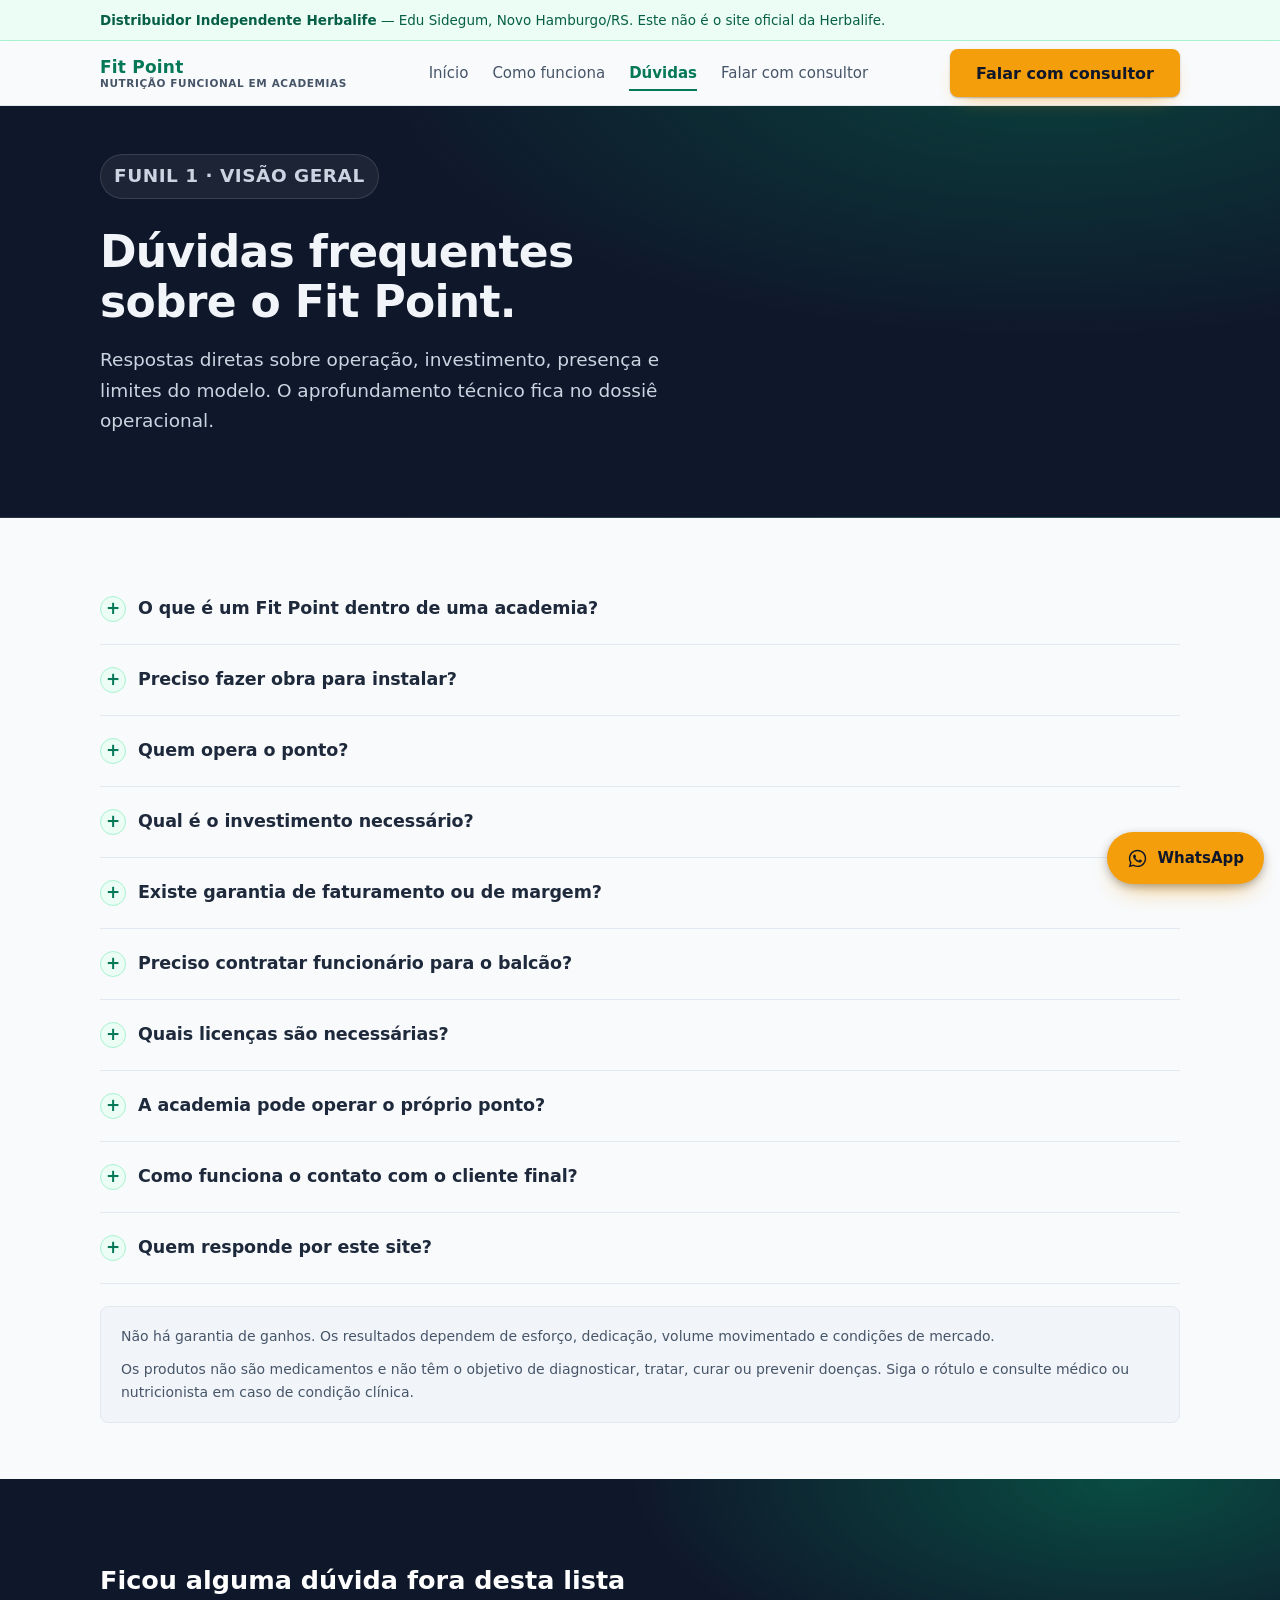
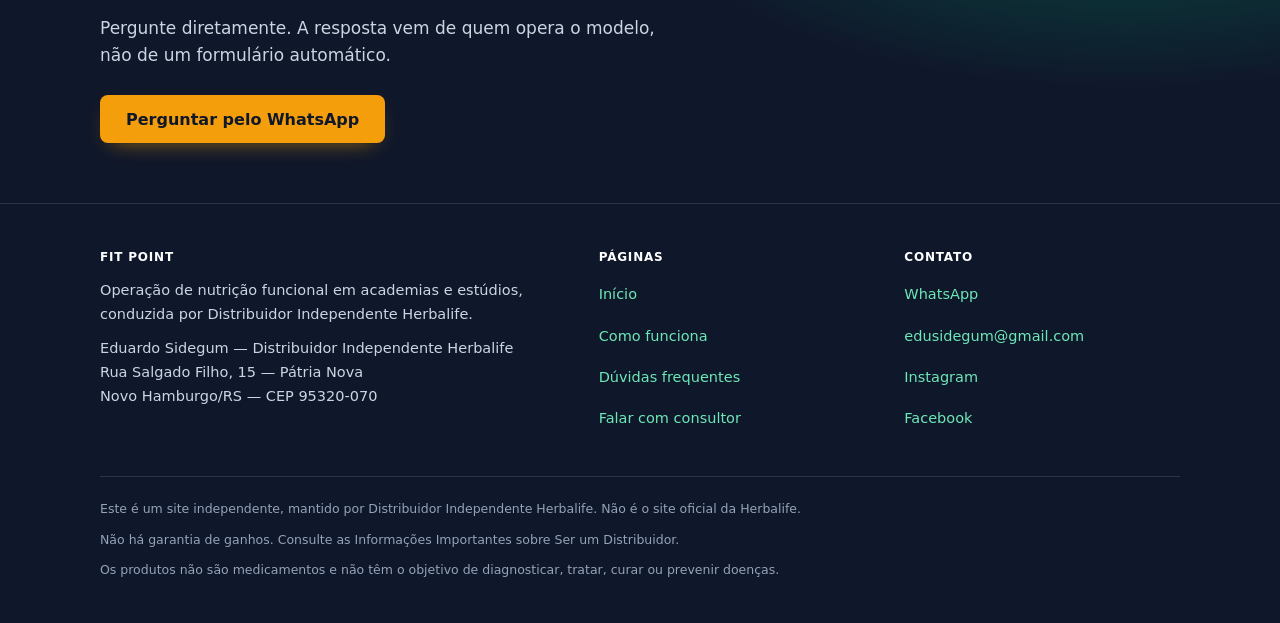
<file: faq.html>
<!DOCTYPE html>
<html lang="pt-BR">
<head>
<meta charset="UTF-8">
<meta name="viewport" content="width=device-width, initial-scale=1.0">
<title>Dúvidas frequentes sobre o Fit Point</title>
<meta name="description" content="Dez respostas objetivas sobre operação, investimento, presença do responsável, garantias e limites do modelo Fit Point.">
<meta name="robots" content="index, follow">
<meta name="theme-color" content="#0F172A">
<link rel="canonical" href="https://edusidegum.com.br/fitpoint/faq.html">
<meta property="og:type" content="article">
<meta property="og:locale" content="pt_BR">
<meta property="og:site_name" content="Fit Point">
<meta property="og:title" content="Dúvidas frequentes sobre o Fit Point">
<meta property="og:description" content="Operação, investimento, presença, garantias e limites do modelo, em respostas diretas.">
<meta property="og:url" content="https://edusidegum.com.br/fitpoint/faq.html">
<meta property="og:image" content="https://edusidegum.com.br/fitpoint/assets/img/img3.webp">
<meta name="twitter:card" content="summary_large_image">
<link rel="stylesheet" href="assets/css/fitpoint.css">

<script type="application/ld+json">
{
  "@context": "https://schema.org",
  "@graph": [
    {
      "@type": "FAQPage",
      "@id": "https://edusidegum.com.br/fitpoint/faq.html#faq",
      "url": "https://edusidegum.com.br/fitpoint/faq.html",
      "name": "Dúvidas frequentes sobre o Fit Point",
      "inLanguage": "pt-BR",
      "isPartOf": { "@id": "https://edusidegum.com.br/fitpoint/#site" },
      "mainEntity": [
        {
          "@type": "Question",
          "name": "O que é um Fit Point dentro de uma academia?",
          "acceptedAnswer": {
            "@type": "Answer",
            "text": "É um ponto de balcão que serve bebidas e lanches proteicos dentro de um espaço de bem-estar, como academia, estúdio ou centro de pilates. O preparo é feito a frio, com liquidificador e utensílios de dosagem, sem coifa e sem fritura. A operação é conduzida por um Distribuidor Independente Herbalife, pessoa física ou jurídica distinta da academia."
          }
        },
        {
          "@type": "Question",
          "name": "Preciso fazer obra para instalar?",
          "acceptedAnswer": {
            "@type": "Answer",
            "text": "Não exige obra civil pesada. O balcão precisa de ponto de água, tomada adequada e superfície de apoio. Exaustão, coifa e área de fritura não fazem parte do modelo. A adequação sanitária exigida pelo município é avaliada caso a caso antes da implantação."
          }
        },
        {
          "@type": "Question",
          "name": "Quem opera o ponto?",
          "acceptedAnswer": {
            "@type": "Answer",
            "text": "A operação é conduzida por um Distribuidor Independente Herbalife, com cadastro próprio. Ele não é funcionário da academia nem presta serviço subordinado a ela. A relação entre academia e operador é de locação ou sublocação de área, regida pela Lei 8.245/91."
          }
        },
        {
          "@type": "Question",
          "name": "Qual é o investimento necessário?",
          "acceptedAnswer": {
            "@type": "Answer",
            "text": "Depende do porte do espaço e do modelo de operação. Existem o kit de balcão, a estrutura e o estoque inicial. A única compra obrigatória no cadastro é o Kit Início, fornecido a preço de custo ou abaixo dele. Não há obrigação de adquirir produtos além disso nem de assumir dívidas. Os valores são apresentados na conversa, antes de qualquer pagamento."
          }
        },
        {
          "@type": "Question",
          "name": "Existe garantia de faturamento ou de margem?",
          "acceptedAnswer": {
            "@type": "Answer",
            "text": "Não. Não há garantia de ganhos. Os resultados dependem de esforço, dedicação, volume movimentado, custos do espaço e condições de mercado. O que existe é um mecanismo definido: o operador adquire os produtos a preço de distribuidor e define livremente o preço de venda ao cliente."
          }
        },
        {
          "@type": "Question",
          "name": "Preciso contratar funcionário para o balcão?",
          "acceptedAnswer": {
            "@type": "Answer",
            "text": "Não é obrigatório começar com equipe. O operador pode contratar funcionários para tarefas auxiliares, desde que o vínculo seja formal e esteja em conformidade com a legislação trabalhista. O funcionário não pratica atividade própria de Distribuidor Independente e não substitui o responsável pelo espaço, cuja presença é obrigatória em cada sessão."
          }
        },
        {
          "@type": "Question",
          "name": "Quais licenças são necessárias?",
          "acceptedAnswer": {
            "@type": "Answer",
            "text": "Inscrição municipal, licença de funcionamento e licença sanitária para manipulação de alimentos. O enquadramento é do operador, não da academia. O guia oficial do modelo recomenda assessoria contábil para a abertura jurídica e tributária, e o CNAE aplicável varia conforme a atividade exercida."
          }
        },
        {
          "@type": "Question",
          "name": "A academia pode operar o próprio ponto?",
          "acceptedAnswer": {
            "@type": "Answer",
            "text": "Pode, desde que o titular do cadastro seja a própria academia ou um de seus sócios, atuando como Distribuidor Independente. O que não é permitido é designar um colaborador da academia para operar como distribuidor, porque funcionários não podem exercer atividade própria de Distribuidor Independente."
          }
        },
        {
          "@type": "Question",
          "name": "Como funciona o contato com o cliente final?",
          "acceptedAnswer": {
            "@type": "Answer",
            "text": "O contato pessoal é obrigatório antes da primeira compra, presencial ou por meio digital. O produto deve ser preparado e consumido conforme o rótulo, com informação de alergênicos disponível ao cliente mediante pedido. A garantia de trinta dias ao consumidor final é obrigatória, com reembolso integral ou crédito para troca."
          }
        },
        {
          "@type": "Question",
          "name": "Quem responde por este site?",
          "acceptedAnswer": {
            "@type": "Answer",
            "text": "Eduardo Sidegum, Distribuidor Independente Herbalife, com endereço comercial em Novo Hamburgo, Rio Grande do Sul. Este é um site independente e não é o site oficial da Herbalife. As dúvidas sobre o modelo, o contrato e os produtos podem ser tratadas diretamente com ele pelo WhatsApp ou pelo e-mail informado no rodapé."
          }
        }
      ]
    },
    {
      "@type": "BreadcrumbList",
      "@id": "https://edusidegum.com.br/fitpoint/faq.html#trilha",
      "itemListElement": [
        { "@type": "ListItem", "position": 1, "name": "Início", "item": "https://edusidegum.com.br/fitpoint/" },
        { "@type": "ListItem", "position": 2, "name": "Dúvidas frequentes", "item": "https://edusidegum.com.br/fitpoint/faq.html" }
      ]
    }
  ]
}
</script>
</head>
<body>
<!-- Página do Distribuidor Independente Herbalife. Site independente, não oficial. -->

<a class="pular-link" href="#conteudo">Ir para o conteúdo</a>

<div class="identificacao">
  <div class="container">
    <strong>Distribuidor Independente Herbalife</strong> — Edu Sidegum, Novo Hamburgo/RS. Este não é o site oficial da Herbalife.
  </div>
</div>

<header class="topo">
  <div class="container topo-barra">
    <a class="topo-marca" href="index.html">
      Fit Point
      <span>Nutrição funcional em academias</span>
    </a>
    <nav class="topo-nav" aria-label="Navegação principal">
      <a href="index.html">Início</a>
      <a href="conceito.html">Como funciona</a>
      <a href="faq.html" aria-current="page">Dúvidas</a>
      <a href="pre-cadastro.html">Falar com consultor</a>
    </nav>
    <a class="botao botao-principal" href="https://wa.me/5551999663200">Falar com consultor</a>
  </div>
</header>

<main id="conteudo">

  <section class="hero faixa-escura">
    <div class="container">
      <p class="selo">Funil 1 · visão geral</p>
      <h1>Dúvidas frequentes sobre o Fit Point.</h1>
      <p>Respostas diretas sobre operação, investimento, presença e limites do modelo. O aprofundamento técnico fica no dossiê operacional.</p>
    </div>
  </section>

  <section class="secao secao-clara">
    <div class="container">

      <details class="faq-item">
        <summary><h2>O que é um Fit Point dentro de uma academia?</h2></summary>
        <p>É um ponto de balcão que serve bebidas e lanches proteicos dentro de um espaço de bem-estar, como academia, estúdio ou centro de pilates. O preparo é feito a frio, com liquidificador e utensílios de dosagem, sem coifa e sem fritura. A operação é conduzida por um Distribuidor Independente Herbalife, pessoa física ou jurídica distinta da academia.</p>
      </details>

      <details class="faq-item">
        <summary><h2>Preciso fazer obra para instalar?</h2></summary>
        <p>Não exige obra civil pesada. O balcão precisa de ponto de água, tomada adequada e superfície de apoio. Exaustão, coifa e área de fritura não fazem parte do modelo. A adequação sanitária exigida pelo município é avaliada caso a caso antes da implantação.</p>
      </details>

      <details class="faq-item">
        <summary><h2>Quem opera o ponto?</h2></summary>
        <p>A operação é conduzida por um Distribuidor Independente Herbalife, com cadastro próprio. Ele não é funcionário da academia nem presta serviço subordinado a ela. A relação entre academia e operador é de locação ou sublocação de área, regida pela Lei 8.245/91.</p>
      </details>

      <details class="faq-item">
        <summary><h2>Qual é o investimento necessário?</h2></summary>
        <p>Depende do porte do espaço e do modelo de operação. Existem o kit de balcão, a estrutura e o estoque inicial. A única compra obrigatória no cadastro é o Kit Início, fornecido a preço de custo ou abaixo dele. Não há obrigação de adquirir produtos além disso nem de assumir dívidas. Os valores são apresentados na conversa, antes de qualquer pagamento.</p>
      </details>

      <details class="faq-item">
        <summary><h2>Existe garantia de faturamento ou de margem?</h2></summary>
        <p>Não. Não há garantia de ganhos. Os resultados dependem de esforço, dedicação, volume movimentado, custos do espaço e condições de mercado. O que existe é um mecanismo definido: o operador adquire os produtos a preço de distribuidor e define livremente o preço de venda ao cliente.</p>
      </details>

      <details class="faq-item">
        <summary><h2>Preciso contratar funcionário para o balcão?</h2></summary>
        <p>Não é obrigatório começar com equipe. O operador pode contratar funcionários para tarefas auxiliares, desde que o vínculo seja formal e esteja em conformidade com a legislação trabalhista. O funcionário não pratica atividade própria de Distribuidor Independente e não substitui o responsável pelo espaço, cuja presença é obrigatória em cada sessão.</p>
      </details>

      <details class="faq-item">
        <summary><h2>Quais licenças são necessárias?</h2></summary>
        <p>Inscrição municipal, licença de funcionamento e licença sanitária para manipulação de alimentos. O enquadramento é do operador, não da academia. O guia oficial do modelo recomenda assessoria contábil para a abertura jurídica e tributária, e o CNAE aplicável varia conforme a atividade exercida.</p>
      </details>

      <details class="faq-item">
        <summary><h2>A academia pode operar o próprio ponto?</h2></summary>
        <p>Pode, desde que o titular do cadastro seja a própria academia ou um de seus sócios, atuando como Distribuidor Independente. O que não é permitido é designar um colaborador da academia para operar como distribuidor, porque funcionários não podem exercer atividade própria de Distribuidor Independente.</p>
      </details>

      <details class="faq-item">
        <summary><h2>Como funciona o contato com o cliente final?</h2></summary>
        <p>O contato pessoal é obrigatório antes da primeira compra, presencial ou por meio digital. O produto deve ser preparado e consumido conforme o rótulo, com informação de alergênicos disponível ao cliente mediante pedido. A garantia de trinta dias ao consumidor final é obrigatória, com reembolso integral ou crédito para troca.</p>
      </details>

      <details class="faq-item">
        <summary><h2>Quem responde por este site?</h2></summary>
        <p>Eduardo Sidegum, Distribuidor Independente Herbalife, com endereço comercial em Novo Hamburgo, Rio Grande do Sul. Este é um site independente e não é o site oficial da Herbalife. As dúvidas sobre o modelo, o contrato e os produtos podem ser tratadas diretamente com ele pelo WhatsApp ou pelo e-mail informado no rodapé.</p>
      </details>

      <div class="salvaguarda">
        <p>Não há garantia de ganhos. Os resultados dependem de esforço, dedicação, volume movimentado e condições de mercado.</p>
        <p>Os produtos não são medicamentos e não têm o objetivo de diagnosticar, tratar, curar ou prevenir doenças. Siga o rótulo e consulte médico ou nutricionista em caso de condição clínica.</p>
      </div>

    </div>
  </section>

  <section class="cta faixa-escura">
    <div class="container">
      <h2>Ficou alguma dúvida fora desta lista</h2>
      <p>Pergunte diretamente. A resposta vem de quem opera o modelo, não de um formulário automático.</p>
      <a class="botao botao-principal" href="https://wa.me/5551999663200">Perguntar pelo WhatsApp</a>
    </div>
  </section>

</main>

<footer class="rodape">
  <div class="container">
    <div class="rodape-grade">
      <div>
        <h2>Fit Point</h2>
        <p>Operação de nutrição funcional em academias e estúdios, conduzida por Distribuidor Independente Herbalife.</p>
        <p>Eduardo Sidegum — Distribuidor Independente Herbalife<br>Rua Salgado Filho, 15 — Pátria Nova<br>Novo Hamburgo/RS — CEP 95320-070</p>
      </div>
      <div>
        <h2>Páginas</h2>
        <ul class="rodape-lista">
          <li><a href="index.html">Início</a></li>
          <li><a href="conceito.html">Como funciona</a></li>
          <li><a href="faq.html">Dúvidas frequentes</a></li>
          <li><a href="pre-cadastro.html">Falar com consultor</a></li>
        </ul>
      </div>
      <div>
        <h2>Contato</h2>
        <ul class="rodape-lista">
          <li><a href="https://wa.me/5551999663200" rel="noopener">WhatsApp</a></li>
          <li><a href="mailto:edusidegum@gmail.com">edusidegum@gmail.com</a></li>
          <li><a href="https://www.instagram.com/eduardo_sidegum/" rel="noopener me">Instagram</a></li>
          <li><a href="https://www.facebook.com/consultorhlfbrasil" rel="noopener me">Facebook</a></li>
        </ul>
      </div>
    </div>
    <div class="rodape-legal">
      <p>Este é um site independente, mantido por Distribuidor Independente Herbalife. Não é o site oficial da Herbalife.</p>
      <p>Não há garantia de ganhos. Consulte as Informações Importantes sobre Ser um Distribuidor.</p>
      <p>Os produtos não são medicamentos e não têm o objetivo de diagnosticar, tratar, curar ou prevenir doenças.</p>
    </div>
  </div>
</footer>

<a class="zap" href="https://wa.me/5551999663200" aria-label="Falar com o consultor pelo WhatsApp">
  <svg viewBox="0 0 24 24" fill="currentColor" aria-hidden="true"><path d="M12.04 2C6.58 2 2.13 6.45 2.13 11.91c0 1.75.46 3.45 1.32 4.95L2 22l5.25-1.38c1.45.79 3.08 1.21 4.79 1.21 5.46 0 9.91-4.45 9.91-9.91S17.5 2 12.04 2zm0 18.15c-1.48 0-2.93-.4-4.2-1.15l-.3-.18-3.12.82.83-3.04-.2-.31a8.2 8.2 0 0 1-1.26-4.38c0-4.54 3.7-8.24 8.25-8.24s8.24 3.7 8.24 8.24-3.7 8.24-8.24 8.24zm4.52-6.16c-.25-.12-1.47-.72-1.69-.81-.23-.08-.39-.12-.56.13-.16.25-.64.81-.79.97-.14.17-.29.19-.54.06-.25-.12-1.05-.39-2-1.23-.74-.66-1.24-1.47-1.38-1.72-.14-.25-.02-.38.11-.51.11-.11.25-.29.37-.44.12-.14.16-.25.25-.41.08-.17.04-.31-.02-.44-.06-.12-.56-1.35-.77-1.85-.2-.48-.41-.42-.56-.43h-.48c-.17 0-.43.06-.66.31-.23.25-.87.85-.87 2.07s.89 2.4 1.02 2.57c.12.17 1.75 2.67 4.24 3.74.59.26 1.05.41 1.41.52.59.19 1.13.16 1.56.1.48-.07 1.47-.6 1.68-1.18.21-.58.21-1.07.14-1.18-.06-.11-.22-.17-.47-.29z"/></svg>
  WhatsApp
</a>

<script src="assets/js/video-facade.js" defer></script>
</body>
</html>
</file>
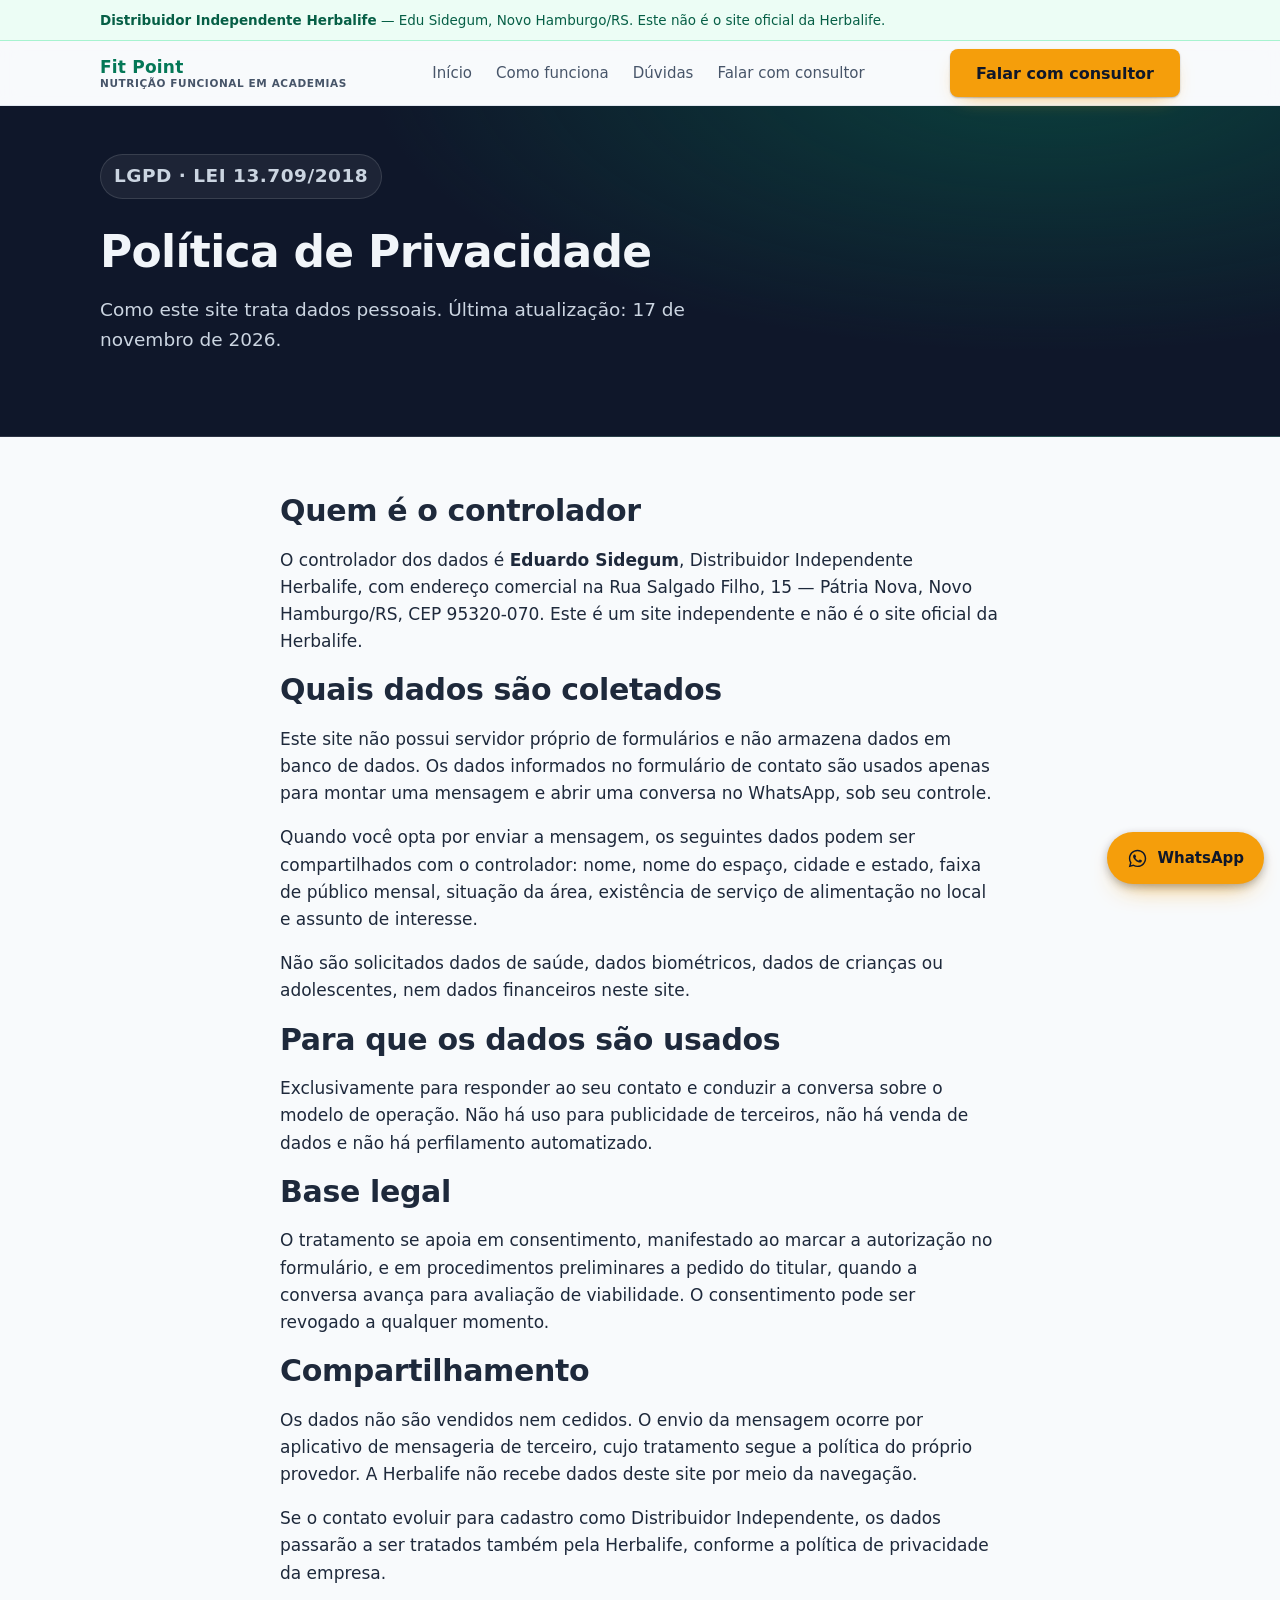
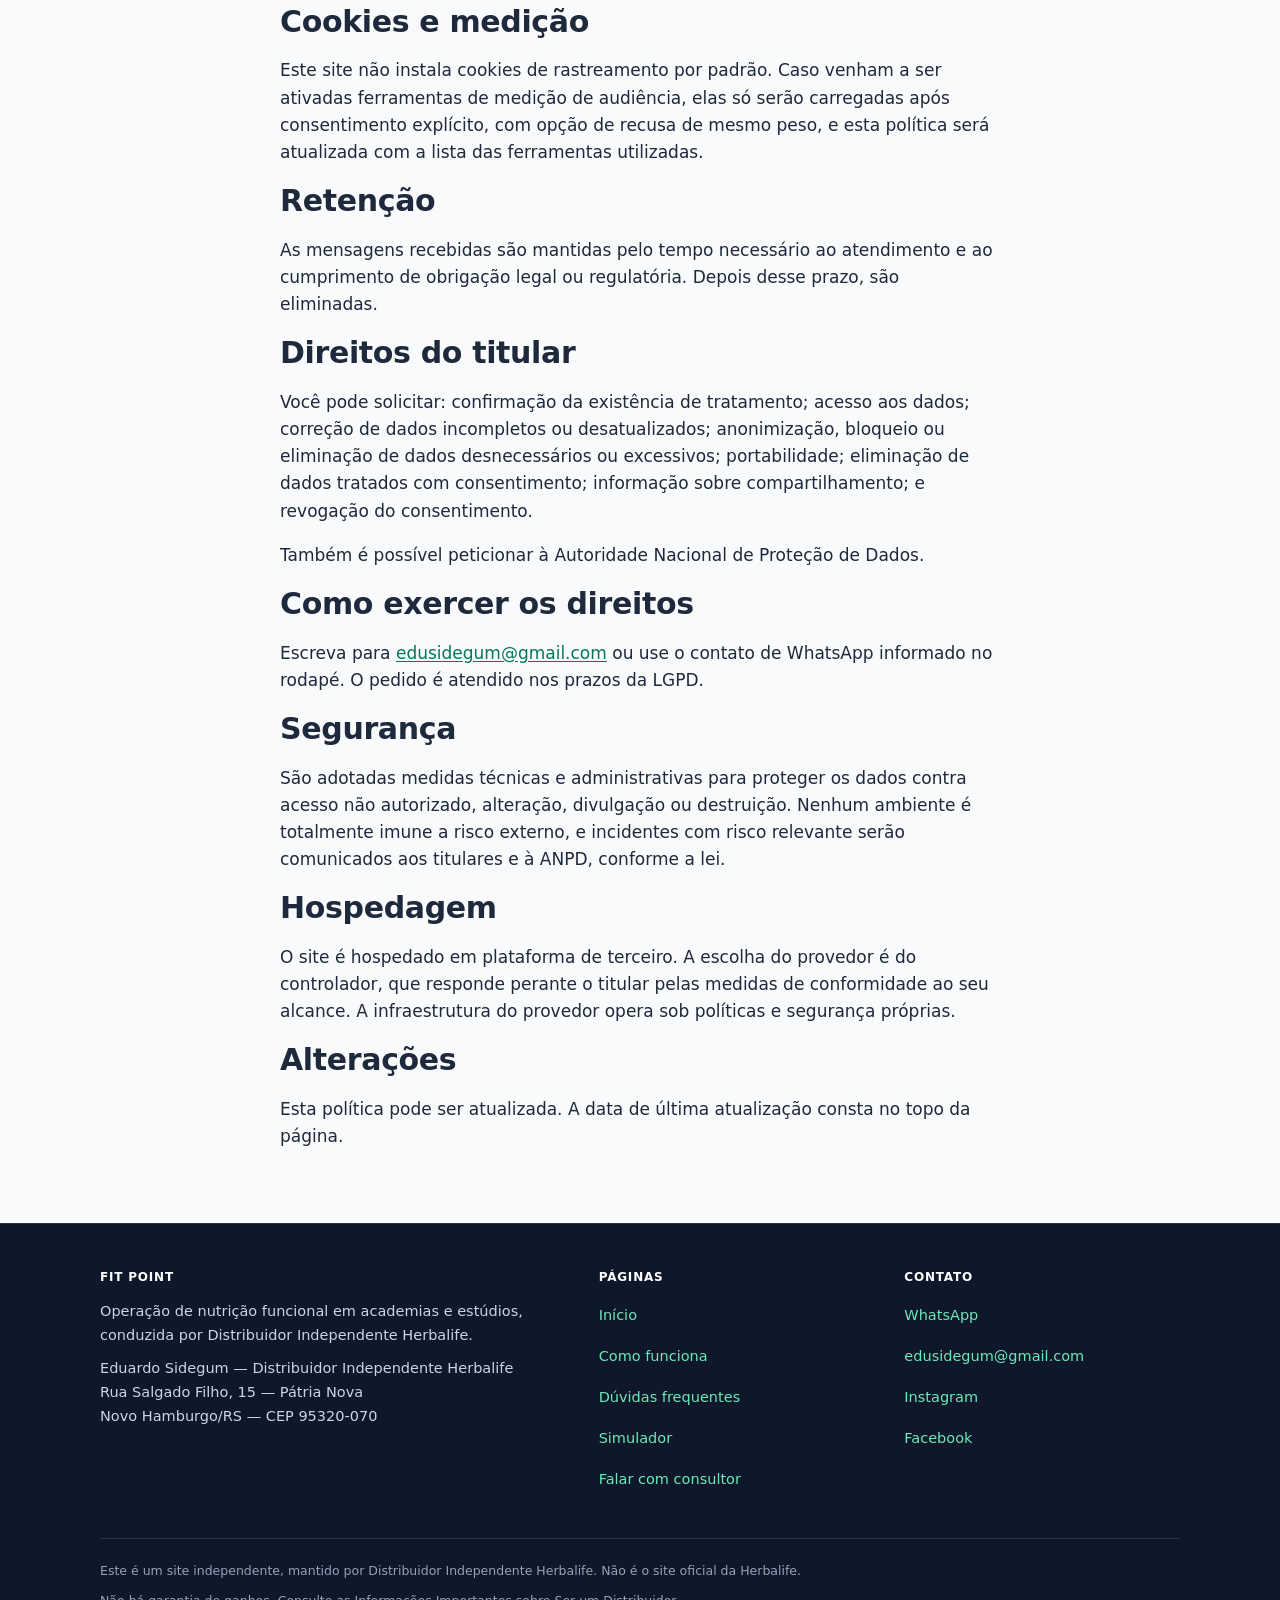
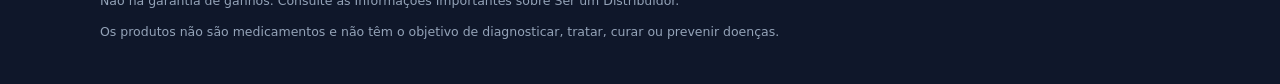
<file: politica-de-privacidade.html>
<!DOCTYPE html>
<html lang="pt-BR">
<head>
<meta charset="UTF-8">
<meta name="viewport" content="width=device-width, initial-scale=1.0">
<title>Política de Privacidade</title>
<meta name="description" content="Como este site coleta, usa e protege dados pessoais, conforme a Lei Geral de Proteção de Dados.">
<meta name="robots" content="index, follow">
<meta name="theme-color" content="#0F172A">
<link rel="canonical" href="https://edusidegum.com.br/fitpoint/politica-de-privacidade.html">
<meta property="og:type" content="article">
<meta property="og:locale" content="pt_BR">
<meta property="og:site_name" content="Fit Point">
<meta property="og:title" content="Política de Privacidade">
<meta property="og:description" content="Coleta, uso, compartilhamento e direitos dos titulares, conforme a LGPD.">
<meta property="og:url" content="https://edusidegum.com.br/fitpoint/politica-de-privacidade.html">
<meta name="twitter:card" content="summary">
<link rel="stylesheet" href="assets/css/fitpoint.css">
<script type="application/ld+json">
{
  "@context": "https://schema.org",
  "@graph": [
    {
      "@type": "WebPage",
      "@id": "https://edusidegum.com.br/fitpoint/politica-de-privacidade.html#pagina",
      "url": "https://edusidegum.com.br/fitpoint/politica-de-privacidade.html",
      "name": "Política de Privacidade",
      "inLanguage": "pt-BR",
      "isPartOf": { "@id": "https://edusidegum.com.br/fitpoint/#site" },
      "author": { "@id": "https://edusidegum.com.br/fitpoint/#autor" },
      "dateModified": "2026-11-17"
    }
  ]
}
</script>
</head>
<body>
<!-- Página do Distribuidor Independente Herbalife. Site independente, não oficial. -->

<a class="pular-link" href="#conteudo">Ir para o conteúdo</a>

<div class="identificacao">
  <div class="container">
    <strong>Distribuidor Independente Herbalife</strong> — Edu Sidegum, Novo Hamburgo/RS. Este não é o site oficial da Herbalife.
  </div>
</div>

<header class="topo">
  <div class="container topo-barra">
    <a class="topo-marca" href="index.html">
      Fit Point
      <span>Nutrição funcional em academias</span>
    </a>
    <nav class="topo-nav" aria-label="Navegação principal">
      <a href="index.html">Início</a>
      <a href="conceito.html">Como funciona</a>
      <a href="faq.html">Dúvidas</a>
      <a href="pre-cadastro.html">Falar com consultor</a>
    </nav>
    <a class="botao botao-principal" href="https://wa.me/5551999663200">Falar com consultor</a>
  </div>
</header>

<main id="conteudo">

  <section class="hero faixa-escura">
    <div class="container">
      <p class="selo">LGPD · Lei 13.709/2018</p>
      <h1>Política de Privacidade</h1>
      <p>Como este site trata dados pessoais. Última atualização: 17 de novembro de 2026.</p>
    </div>
  </section>

  <section class="secao secao-clara">
    <div class="container" style="max-width:760px">

      <h2>Quem é o controlador</h2>
      <p>O controlador dos dados é <strong>Eduardo Sidegum</strong>, Distribuidor Independente Herbalife, com endereço comercial na Rua Salgado Filho, 15 — Pátria Nova, Novo Hamburgo/RS, CEP 95320-070. Este é um site independente e não é o site oficial da Herbalife.</p>

      <h2>Quais dados são coletados</h2>
      <p>Este site não possui servidor próprio de formulários e não armazena dados em banco de dados. Os dados informados no formulário de contato são usados apenas para montar uma mensagem e abrir uma conversa no WhatsApp, sob seu controle.</p>
      <p>Quando você opta por enviar a mensagem, os seguintes dados podem ser compartilhados com o controlador: nome, nome do espaço, cidade e estado, faixa de público mensal, situação da área, existência de serviço de alimentação no local e assunto de interesse.</p>
      <p>Não são solicitados dados de saúde, dados biométricos, dados de crianças ou adolescentes, nem dados financeiros neste site.</p>

      <h2>Para que os dados são usados</h2>
      <p>Exclusivamente para responder ao seu contato e conduzir a conversa sobre o modelo de operação. Não há uso para publicidade de terceiros, não há venda de dados e não há perfilamento automatizado.</p>

      <h2>Base legal</h2>
      <p>O tratamento se apoia em consentimento, manifestado ao marcar a autorização no formulário, e em procedimentos preliminares a pedido do titular, quando a conversa avança para avaliação de viabilidade. O consentimento pode ser revogado a qualquer momento.</p>

      <h2>Compartilhamento</h2>
      <p>Os dados não são vendidos nem cedidos. O envio da mensagem ocorre por aplicativo de mensageria de terceiro, cujo tratamento segue a política do próprio provedor. A Herbalife não recebe dados deste site por meio da navegação.</p>
      <p>Se o contato evoluir para cadastro como Distribuidor Independente, os dados passarão a ser tratados também pela Herbalife, conforme a política de privacidade da empresa.</p>

      <h2>Cookies e medição</h2>
      <p>Este site não instala cookies de rastreamento por padrão. Caso venham a ser ativadas ferramentas de medição de audiência, elas só serão carregadas após consentimento explícito, com opção de recusa de mesmo peso, e esta política será atualizada com a lista das ferramentas utilizadas.</p>

      <h2>Retenção</h2>
      <p>As mensagens recebidas são mantidas pelo tempo necessário ao atendimento e ao cumprimento de obrigação legal ou regulatória. Depois desse prazo, são eliminadas.</p>

      <h2>Direitos do titular</h2>
      <p>Você pode solicitar: confirmação da existência de tratamento; acesso aos dados; correção de dados incompletos ou desatualizados; anonimização, bloqueio ou eliminação de dados desnecessários ou excessivos; portabilidade; eliminação de dados tratados com consentimento; informação sobre compartilhamento; e revogação do consentimento.</p>
      <p>Também é possível peticionar à Autoridade Nacional de Proteção de Dados.</p>

      <h2>Como exercer os direitos</h2>
      <p>Escreva para <a href="mailto:edusidegum@gmail.com">edusidegum@gmail.com</a> ou use o contato de WhatsApp informado no rodapé. O pedido é atendido nos prazos da LGPD.</p>

      <h2>Segurança</h2>
      <p>São adotadas medidas técnicas e administrativas para proteger os dados contra acesso não autorizado, alteração, divulgação ou destruição. Nenhum ambiente é totalmente imune a risco externo, e incidentes com risco relevante serão comunicados aos titulares e à ANPD, conforme a lei.</p>

      <h2>Hospedagem</h2>
      <p>O site é hospedado em plataforma de terceiro. A escolha do provedor é do controlador, que responde perante o titular pelas medidas de conformidade ao seu alcance. A infraestrutura do provedor opera sob políticas e segurança próprias.</p>

      <h2>Alterações</h2>
      <p>Esta política pode ser atualizada. A data de última atualização consta no topo da página.</p>

    </div>
  </section>

</main>

<footer class="rodape">
  <div class="container">
    <div class="rodape-grade">
      <div>
        <h2>Fit Point</h2>
        <p>Operação de nutrição funcional em academias e estúdios, conduzida por Distribuidor Independente Herbalife.</p>
        <p>Eduardo Sidegum — Distribuidor Independente Herbalife<br>Rua Salgado Filho, 15 — Pátria Nova<br>Novo Hamburgo/RS — CEP 95320-070</p>
      </div>
      <div>
        <h2>Páginas</h2>
        <ul class="rodape-lista">
          <li><a href="index.html">Início</a></li>
          <li><a href="conceito.html">Como funciona</a></li>
          <li><a href="faq.html">Dúvidas frequentes</a></li>
          <li><a href="simulador.html">Simulador</a></li>
          <li><a href="pre-cadastro.html">Falar com consultor</a></li>
        </ul>
      </div>
      <div>
        <h2>Contato</h2>
        <ul class="rodape-lista">
          <li><a href="https://wa.me/5551999663200" rel="noopener">WhatsApp</a></li>
          <li><a href="mailto:edusidegum@gmail.com">edusidegum@gmail.com</a></li>
          <li><a href="https://www.instagram.com/eduardo_sidegum/" rel="noopener me">Instagram</a></li>
          <li><a href="https://www.facebook.com/consultorhlfbrasil" rel="noopener me">Facebook</a></li>
        </ul>
      </div>
    </div>
    <div class="rodape-legal">
      <p>Este é um site independente, mantido por Distribuidor Independente Herbalife. Não é o site oficial da Herbalife.</p>
      <p>Não há garantia de ganhos. Consulte as Informações Importantes sobre Ser um Distribuidor.</p>
      <p>Os produtos não são medicamentos e não têm o objetivo de diagnosticar, tratar, curar ou prevenir doenças.</p>
    </div>
  </div>
</footer>

<a class="zap" href="https://wa.me/5551999663200" aria-label="Falar com o consultor pelo WhatsApp">
  <svg viewBox="0 0 24 24" fill="currentColor" aria-hidden="true"><path d="M12.04 2C6.58 2 2.13 6.45 2.13 11.91c0 1.75.46 3.45 1.32 4.95L2 22l5.25-1.38c1.45.79 3.08 1.21 4.79 1.21 5.46 0 9.91-4.45 9.91-9.91S17.5 2 12.04 2zm0 18.15c-1.48 0-2.93-.4-4.2-1.15l-.3-.18-3.12.82.83-3.04-.2-.31a8.2 8.2 0 0 1-1.26-4.38c0-4.54 3.7-8.24 8.25-8.24s8.24 3.7 8.24 8.24-3.7 8.24-8.24 8.24zm4.52-6.16c-.25-.12-1.47-.72-1.69-.81-.23-.08-.39-.12-.56.13-.16.25-.64.81-.79.97-.14.17-.29.19-.54.06-.25-.12-1.05-.39-2-1.23-.74-.66-1.24-1.47-1.38-1.72-.14-.25-.02-.38.11-.51.11-.11.25-.29.37-.44.12-.14.16-.25.25-.41.08-.17.04-.31-.02-.44-.06-.12-.56-1.35-.77-1.85-.2-.48-.41-.42-.56-.43h-.48c-.17 0-.43.06-.66.31-.23.25-.87.85-.87 2.07s.89 2.4 1.02 2.57c.12.17 1.75 2.67 4.24 3.74.59.26 1.05.41 1.41.52.59.19 1.13.16 1.56.1.48-.07 1.47-.6 1.68-1.18.21-.58.21-1.07.14-1.18-.06-.11-.22-.17-.47-.29z"/></svg>
  WhatsApp
</a>

</body>
</html>
</file>
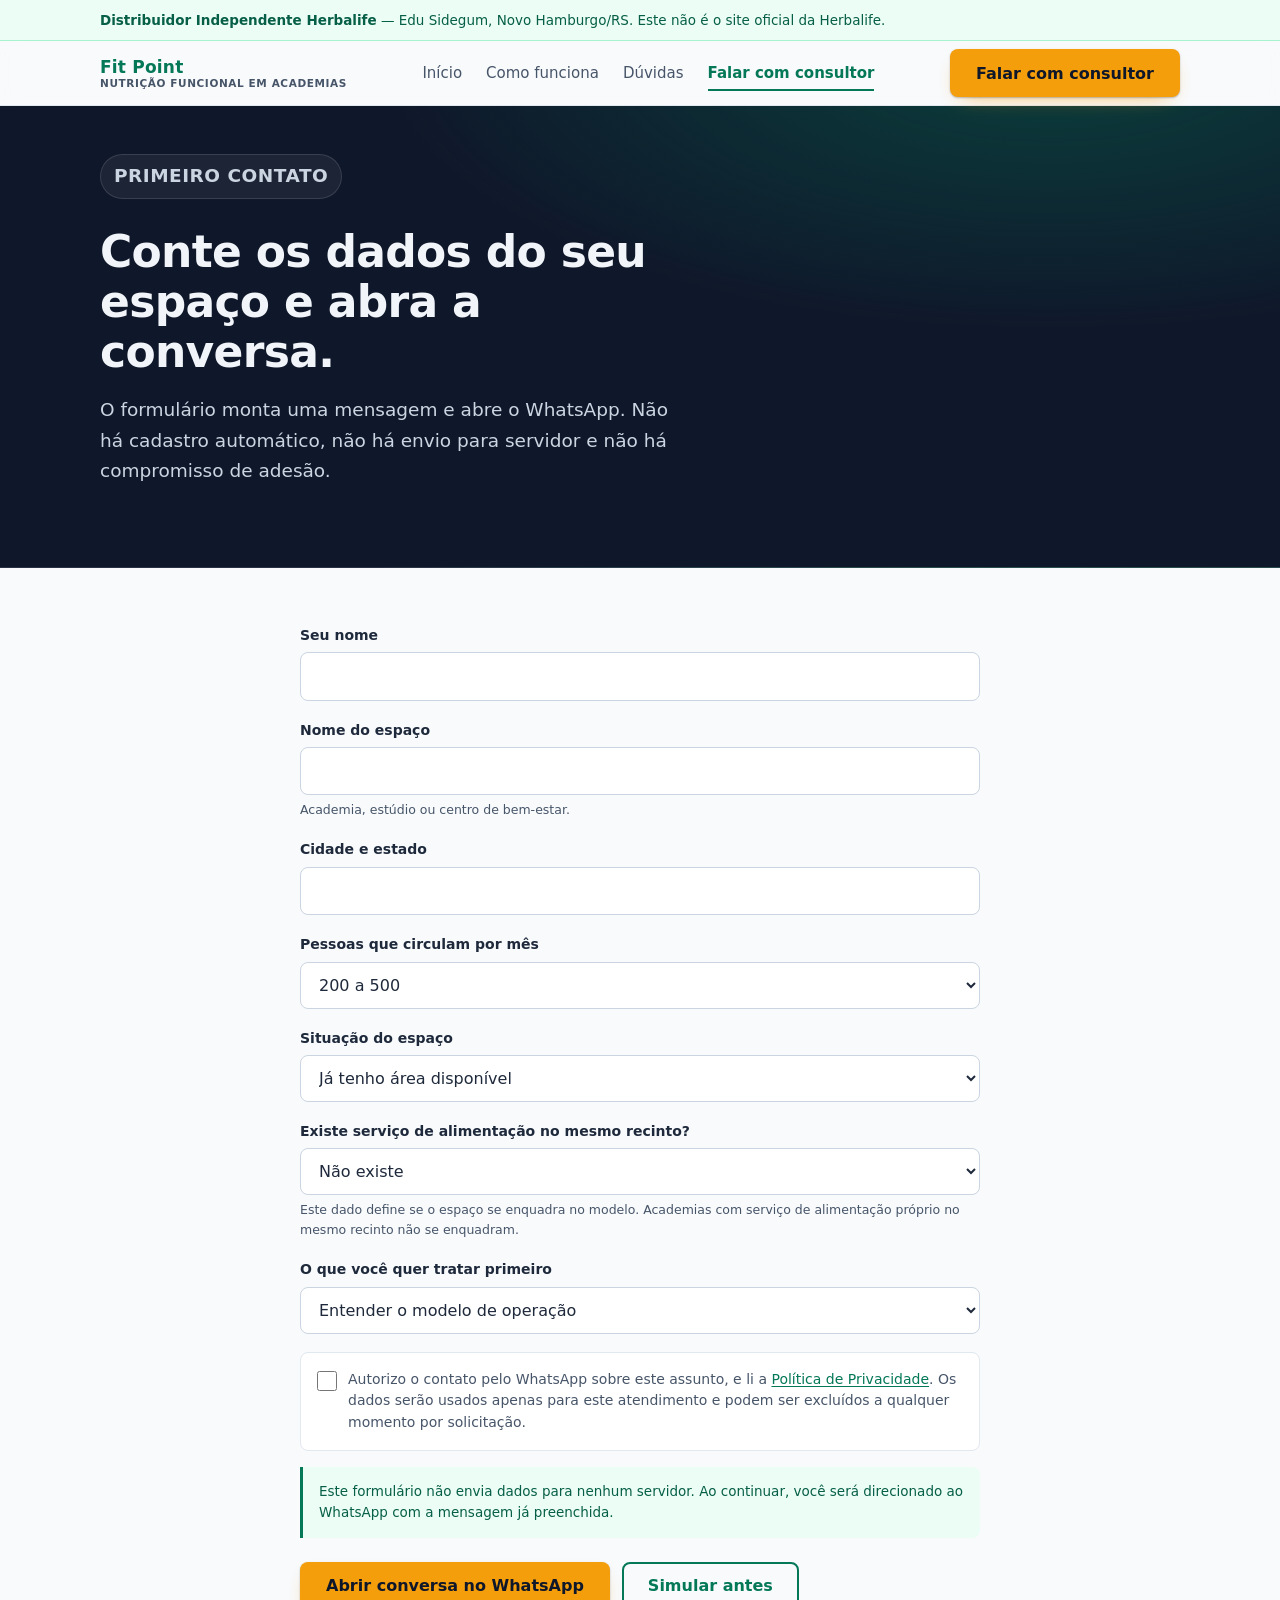
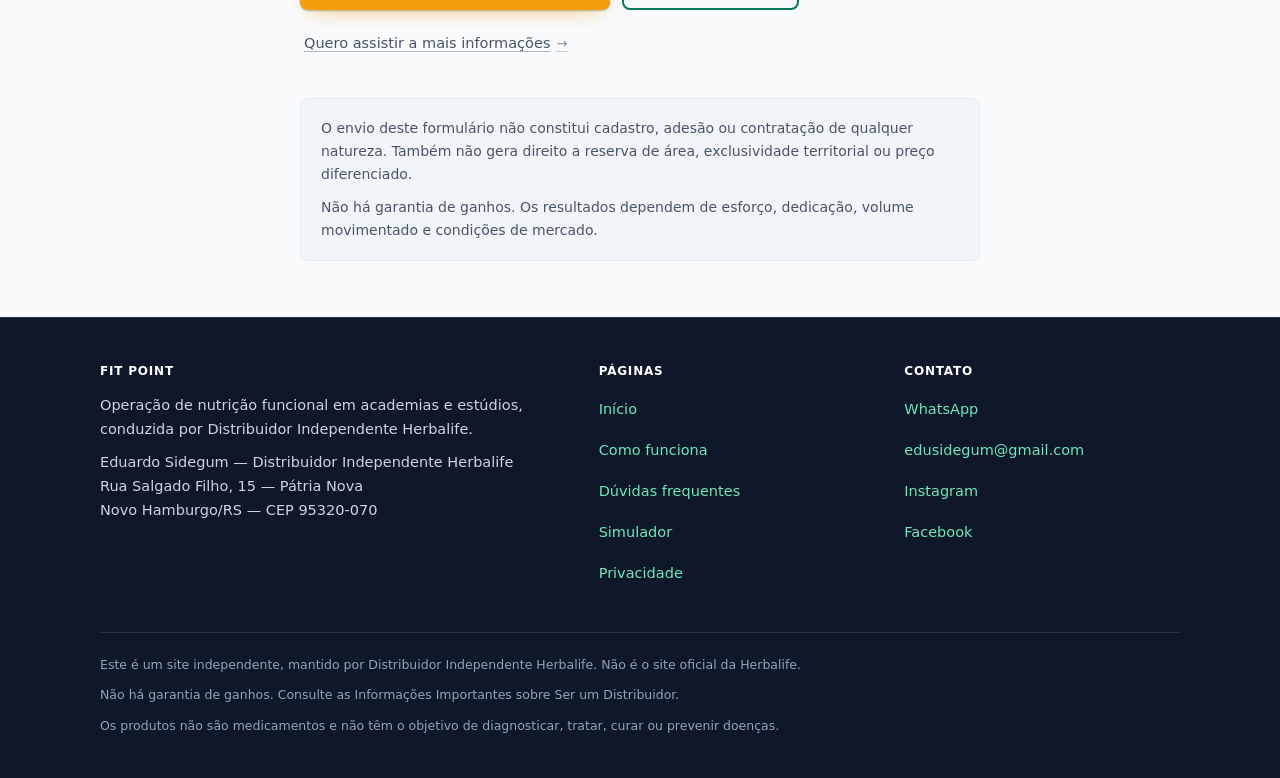
<file: pre-cadastro.html>
<!DOCTYPE html>
<html lang="pt-BR">
<head>
<meta charset="UTF-8">
<meta name="viewport" content="width=device-width, initial-scale=1.0">
<title>Falar com consultor sobre o Fit Point</title>
<meta name="description" content="Envie os dados do seu espaço e abra a conversa pelo WhatsApp. Sem cadastro automático e sem compromisso de adesão.">
<meta name="robots" content="noindex, follow">
<meta name="theme-color" content="#0F172A">
<meta property="og:type" content="website">
<meta property="og:locale" content="pt_BR">
<meta property="og:site_name" content="Fit Point">
<meta property="og:title" content="Falar com consultor sobre o Fit Point">
<meta property="og:description" content="Conte os dados do seu espaço e abra a conversa pelo WhatsApp.">
<meta property="og:url" content="https://edusidegum.com.br/fitpoint/pre-cadastro.html">
<meta property="og:image" content="https://edusidegum.com.br/fitpoint/assets/img/img4.webp">
<meta name="twitter:card" content="summary_large_image">
<link rel="stylesheet" href="assets/css/fitpoint.css">

<script type="application/ld+json">
{
  "@context": "https://schema.org",
  "@graph": [
    {
      "@type": "WebPage",
      "@id": "https://edusidegum.com.br/fitpoint/pre-cadastro.html#pagina",
      "url": "https://edusidegum.com.br/fitpoint/pre-cadastro.html",
      "name": "Falar com consultor sobre o Fit Point",
      "inLanguage": "pt-BR",
      "isPartOf": { "@id": "https://edusidegum.com.br/fitpoint/#site" },
      "author": { "@id": "https://edusidegum.com.br/fitpoint/#autor" }
    }
  ]
}
</script>
</head>
<body>
<!-- Página do Distribuidor Independente Herbalife. Site independente, não oficial. -->

<a class="pular-link" href="#conteudo">Ir para o conteúdo</a>

<div class="identificacao">
  <div class="container">
    <strong>Distribuidor Independente Herbalife</strong> — Edu Sidegum, Novo Hamburgo/RS. Este não é o site oficial da Herbalife.
  </div>
</div>

<header class="topo">
  <div class="container topo-barra">
    <a class="topo-marca" href="index.html">
      Fit Point
      <span>Nutrição funcional em academias</span>
    </a>
    <nav class="topo-nav" aria-label="Navegação principal">
      <a href="index.html">Início</a>
      <a href="conceito.html">Como funciona</a>
      <a href="faq.html">Dúvidas</a>
      <a href="pre-cadastro.html" aria-current="page">Falar com consultor</a>
    </nav>
    <a class="botao botao-principal" href="https://wa.me/5551999663200">Falar com consultor</a>
  </div>
</header>

<main id="conteudo">

  <section class="hero faixa-escura">
    <div class="container">
      <p class="selo">Primeiro contato</p>
      <h1>Conte os dados do seu espaço e abra a conversa.</h1>
      <p>O formulário monta uma mensagem e abre o WhatsApp. Não há cadastro automático, não há envio para servidor e não há compromisso de adesão.</p>
    </div>
  </section>

  <section class="secao secao-clara">
    <div class="container" style="max-width:720px">

      <form id="form-contato" novalidate>

        <label class="campo">
          <span>Seu nome</span>
          <input type="text" id="nome" name="nome" autocomplete="name" required>
        </label>

        <label class="campo">
          <span>Nome do espaço</span>
          <input type="text" id="espaco" name="espaco" autocomplete="organization" required>
          <small class="campo-ajuda">Academia, estúdio ou centro de bem-estar.</small>
        </label>

        <label class="campo">
          <span>Cidade e estado</span>
          <input type="text" id="cidade" name="cidade" autocomplete="address-level2" required>
        </label>

        <label class="campo">
          <span>Pessoas que circulam por mês</span>
          <select id="publico" name="publico">
            <option value="até 200">Até 200</option>
            <option value="200 a 500" selected>200 a 500</option>
            <option value="500 a 1000">500 a 1000</option>
            <option value="mais de 1000">Mais de 1000</option>
            <option value="não sei informar">Não sei informar</option>
          </select>
        </label>

        <label class="campo">
          <span>Situação do espaço</span>
          <select id="situacao" name="situacao">
            <option value="já tenho área disponível">Já tenho área disponível</option>
            <option value="tenho área mas preciso avaliar">Tenho área, mas preciso avaliar</option>
            <option value="ainda não tenho área definida">Ainda não tenho área definida</option>
            <option value="quero entender antes de decidir">Quero entender antes de decidir</option>
          </select>
        </label>

        <label class="campo">
          <span>Existe serviço de alimentação no mesmo recinto?</span>
          <select id="alimentacao" name="alimentacao">
            <option value="não existe">Não existe</option>
            <option value="existe cantina ou lanchonete">Existe cantina ou lanchonete</option>
            <option value="existe outra operação">Existe outra operação de alimentos</option>
            <option value="não sei">Não sei confirmar</option>
          </select>
          <small class="campo-ajuda">Este dado define se o espaço se enquadra no modelo. Academias com serviço de alimentação próprio no mesmo recinto não se enquadram.</small>
        </label>

        <label class="campo">
          <span>O que você quer tratar primeiro</span>
          <select id="interesse" name="interesse">
            <option value="entender o modelo de operação">Entender o modelo de operação</option>
            <option value="avaliar viabilidade financeira">Avaliar viabilidade financeira</option>
            <option value="conhecer o cardápio e a operação">Conhecer o cardápio e a operação</option>
            <option value="falar sobre instalação e prazos">Falar sobre instalação e prazos</option>
          </select>
        </label>

        <div class="consentimento">
          <input type="checkbox" id="consentimento" name="consentimento" required>
          <label for="consentimento">
            Autorizo o contato pelo WhatsApp sobre este assunto, e li a
            <a href="politica-de-privacidade.html">Política de Privacidade</a>.
            Os dados serão usados apenas para este atendimento e podem ser excluídos a qualquer momento por solicitação.
          </label>
        </div>

        <p class="aviso-form" id="retorno">
          Este formulário não envia dados para nenhum servidor. Ao continuar, você será direcionado ao WhatsApp com a mensagem já preenchida.
        </p>

        <div class="acoes" style="margin-top:24px;align-items:center">
          <button type="submit" class="botao botao-principal">Abrir conversa no WhatsApp</button>
          <a class="botao botao-secundario" href="simulador.html">Simular antes</a>
          <a class="link-discreto" href="detalhes-operacionais.html">Quero assistir a mais informações</a>
        </div>

      </form>

      <div class="salvaguarda" style="margin-top:32px">
        <p>O envio deste formulário não constitui cadastro, adesão ou contratação de qualquer natureza. Também não gera direito a reserva de área, exclusividade territorial ou preço diferenciado.</p>
        <p>Não há garantia de ganhos. Os resultados dependem de esforço, dedicação, volume movimentado e condições de mercado.</p>
      </div>

    </div>
  </section>

</main>

<footer class="rodape">
  <div class="container">
    <div class="rodape-grade">
      <div>
        <h2>Fit Point</h2>
        <p>Operação de nutrição funcional em academias e estúdios, conduzida por Distribuidor Independente Herbalife.</p>
        <p>Eduardo Sidegum — Distribuidor Independente Herbalife<br>Rua Salgado Filho, 15 — Pátria Nova<br>Novo Hamburgo/RS — CEP 95320-070</p>
      </div>
      <div>
        <h2>Páginas</h2>
        <ul class="rodape-lista">
          <li><a href="index.html">Início</a></li>
          <li><a href="conceito.html">Como funciona</a></li>
          <li><a href="faq.html">Dúvidas frequentes</a></li>
          <li><a href="simulador.html">Simulador</a></li>
          <li><a href="politica-de-privacidade.html">Privacidade</a></li>
        </ul>
      </div>
      <div>
        <h2>Contato</h2>
        <ul class="rodape-lista">
          <li><a href="https://wa.me/5551999663200" rel="noopener">WhatsApp</a></li>
          <li><a href="mailto:edusidegum@gmail.com">edusidegum@gmail.com</a></li>
          <li><a href="https://www.instagram.com/eduardo_sidegum/" rel="noopener me">Instagram</a></li>
          <li><a href="https://www.facebook.com/consultorhlfbrasil" rel="noopener me">Facebook</a></li>
        </ul>
      </div>
    </div>
    <div class="rodape-legal">
      <p>Este é um site independente, mantido por Distribuidor Independente Herbalife. Não é o site oficial da Herbalife.</p>
      <p>Não há garantia de ganhos. Consulte as Informações Importantes sobre Ser um Distribuidor.</p>
      <p>Os produtos não são medicamentos e não têm o objetivo de diagnosticar, tratar, curar ou prevenir doenças.</p>
    </div>
  </div>
</footer>

<script>
(function () {
  "use strict";
  var form = document.getElementById("form-contato");
  var retorno = document.getElementById("retorno");
  var NUMERO = "5551999663200";

  form.addEventListener("submit", function (evento) {
    evento.preventDefault();

    var nome = document.getElementById("nome").value.trim();
    var espaco = document.getElementById("espaco").value.trim();
    var cidade = document.getElementById("cidade").value.trim();
    var publico = document.getElementById("publico").value;
    var situacao = document.getElementById("situacao").value;
    var alimentacao = document.getElementById("alimentacao").value;
    var interesse = document.getElementById("interesse").value;
    var consentimento = document.getElementById("consentimento").checked;

    if (!nome || !espaco || !cidade) {
      retorno.textContent = "Preencha nome, nome do espaço e cidade antes de continuar.";
      retorno.style.borderLeftColor = "#B91C1C";
      retorno.style.background = "#FEF2F2";
      retorno.style.color = "#7F1D1D";
      return;
    }

    if (!consentimento) {
      retorno.textContent = "É necessário marcar a autorização de contato para prosseguir.";
      retorno.style.borderLeftColor = "#B91C1C";
      retorno.style.background = "#FEF2F2";
      retorno.style.color = "#7F1D1D";
      return;
    }

    var texto = "Olá, Eduardo. Meu nome é " + nome + ".\n"
      + "Espaço: " + espaco + " — " + cidade + ".\n"
      + "Pessoas por mês: " + publico + ".\n"
      + "Situação da área: " + situacao + ".\n"
      + "Serviço de alimentação no local: " + alimentacao + ".\n"
      + "Quero tratar: " + interesse + ".\n"
      + "Autorizo o contato pelo WhatsApp conforme a Política de Privacidade.";

    window.open("https://wa.me/" + NUMERO + "?text=" + encodeURIComponent(texto), "_blank", "noopener");

    retorno.textContent = "Mensagem preparada. Se a janela do WhatsApp não abrir, use o botão flutuante no canto da tela.";
    retorno.style.borderLeftColor = "#047857";
    retorno.style.background = "#ECFDF5";
    retorno.style.color = "#065F46";
  });
})();
</script>
</body>
</html>
</file>
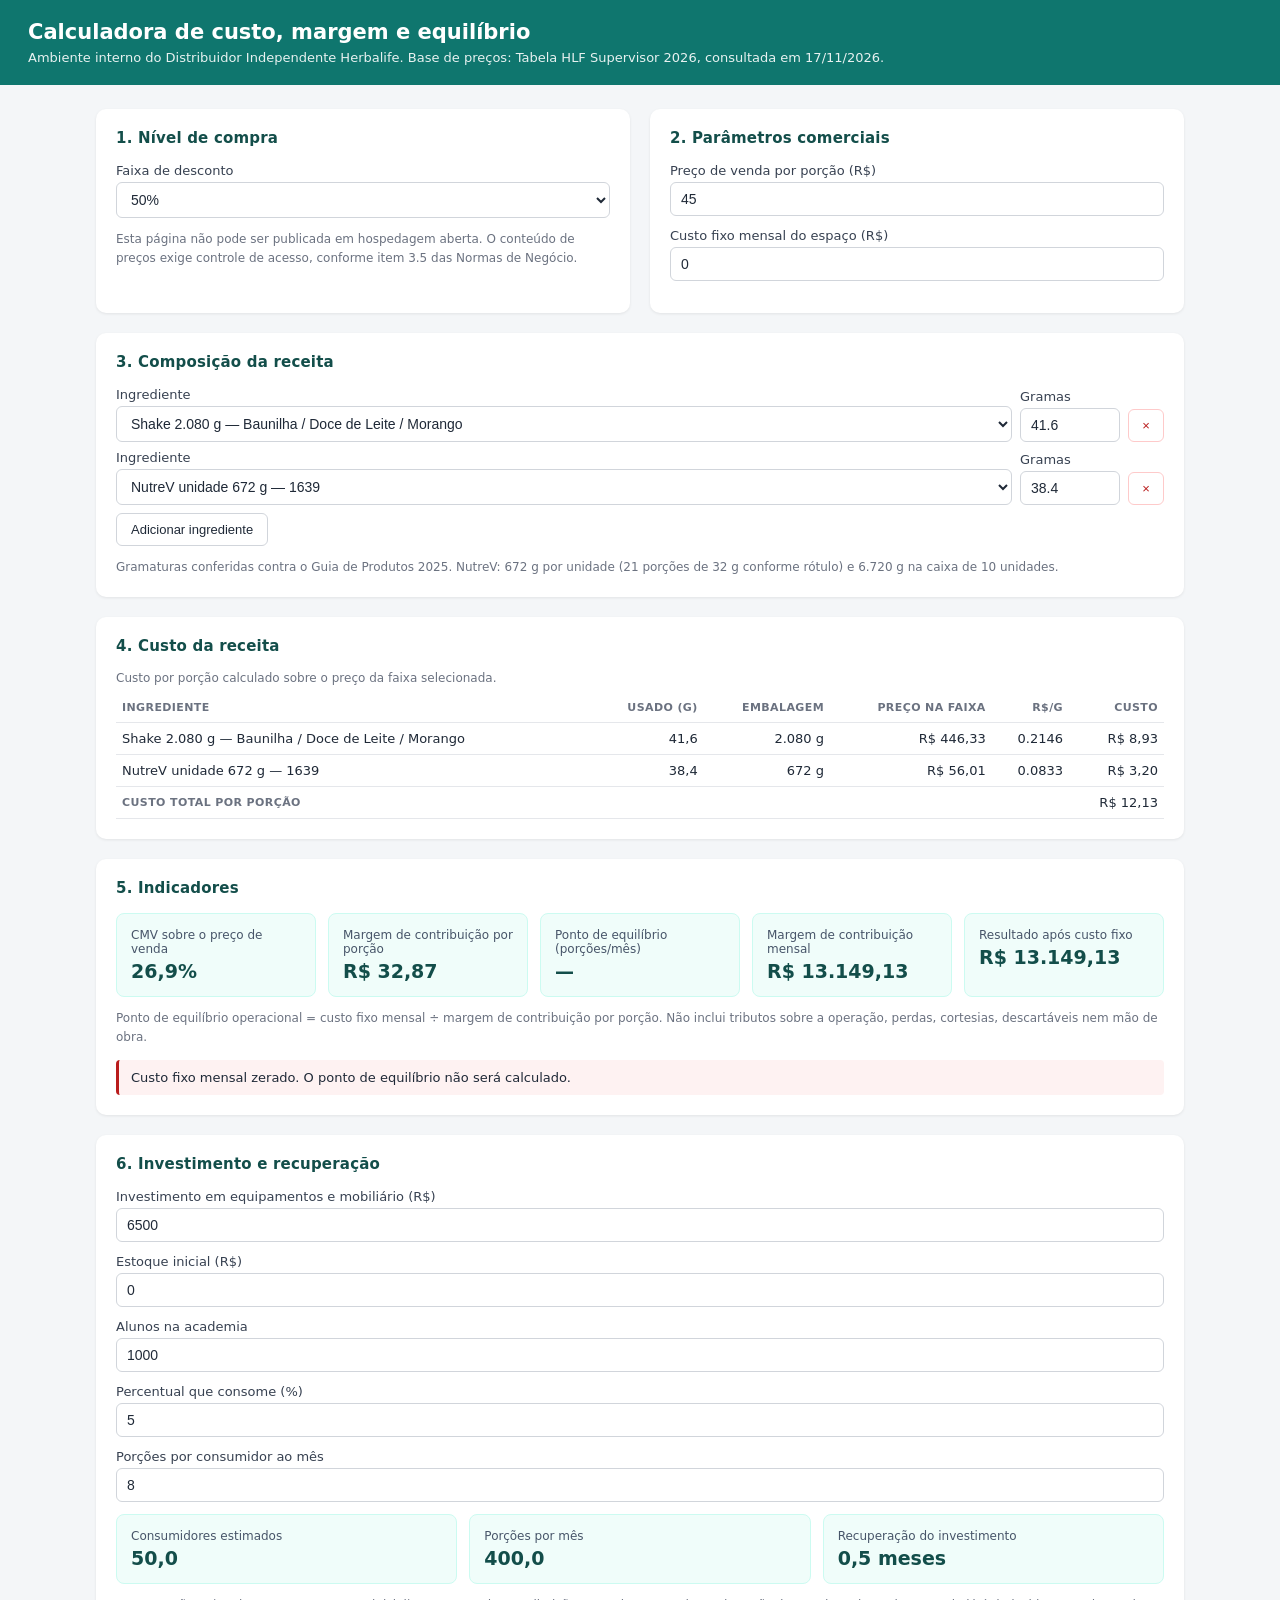
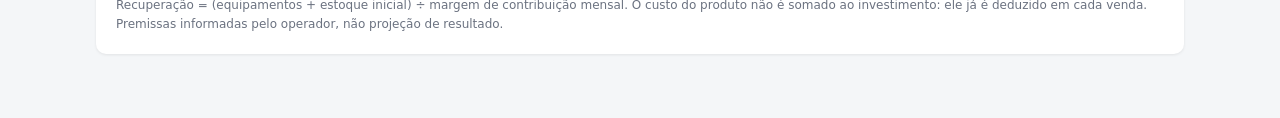
<file: calculadora/Interno/calculadora-interna.html>
<!DOCTYPE html>
<html lang="pt-BR">
<head>
<meta charset="UTF-8">
<meta name="viewport" content="width=device-width, initial-scale=1.0">
<meta name="robots" content="noindex, nofollow">
<title>Calculadora de custo e margem — uso interno</title>
<style>
  :root{ --marca:#0f766e; --cerda:#134e4a; --txt:#1f2937; --suave:#6b7280; --linha:#e5e7eb; }
  *{box-sizing:border-box;}
  body{font-family:system-ui,-apple-system,"Segoe UI",Roboto,sans-serif;background:#f4f6f8;margin:0;color:var(--txt);}
  header{background:var(--marca);color:#fff;padding:20px 28px;}
  header h1{margin:0;font-size:21px;}
  header p{margin:6px 0 0;font-size:13px;opacity:.9;}
  main{max-width:1120px;margin:24px auto 64px;padding:0 16px;display:grid;gap:20px;grid-template-columns:1fr 1fr;}
  @media(max-width:860px){main{grid-template-columns:1fr;}}
  section{background:#fff;border-radius:10px;padding:20px;box-shadow:0 1px 3px rgba(0,0,0,.08);}
  section.full{grid-column:1/-1;}
  h2{font-size:15px;margin:0 0 16px;color:var(--cerda);letter-spacing:.2px;}
  label{display:block;font-size:13px;margin-bottom:12px;color:#374151;}
  input,select{width:100%;padding:8px 10px;border:1px solid #d1d5db;border-radius:6px;font-size:14px;margin-top:4px;background:#fff;color:var(--txt);}
  input:focus,select:focus,button:focus{outline:2px solid var(--marca);outline-offset:2px;}
  table{width:100%;border-collapse:collapse;font-size:13px;}
  caption{text-align:left;font-size:12px;color:var(--suave);padding-bottom:8px;}
  th,td{text-align:left;padding:8px 6px;border-bottom:1px solid var(--linha);}
  th{font-size:11px;color:var(--suave);text-transform:uppercase;letter-spacing:.4px;}
  .num{text-align:right;font-variant-numeric:tabular-nums;}
  .kpi{display:grid;grid-template-columns:repeat(auto-fit,minmax(180px,1fr));gap:12px;}
  .kpi>div{background:#f0fdfa;border:1px solid #ccfbf1;border-radius:8px;padding:14px;}
  .kpi span{display:block;font-size:12px;color:#475569;margin-bottom:4px;}
  .kpi strong{font-size:19px;color:var(--cerda);}
  .nota{font-size:12px;color:var(--suave);margin:12px 0 0;line-height:1.6;}
  .erro{border-left:3px solid #b91c1c;background:#fef2f2;padding:10px 12px;font-size:13px;border-radius:4px;margin-top:12px;}
  .linha-receita{display:grid;grid-template-columns:1fr 100px 36px;gap:8px;align-items:end;margin-bottom:8px;}
  button{border:1px solid #d1d5db;background:#fff;border-radius:6px;padding:8px 14px;font-size:13px;cursor:pointer;color:var(--txt);}
  button:hover{background:#f9fafb;}
  .btn-rem{background:#fff;color:#b91c1c;border-color:#fecaca;padding:8px 0;}
</style>
</head>
<body>
<header>
  <h1>Calculadora de custo, margem e equilíbrio</h1>
  <p>Ambiente interno do Distribuidor Independente Herbalife. Base de preços: Tabela HLF Supervisor 2026, consultada em 17/11/2026.</p>
</header>

<main>
  <section>
    <h2>1. Nível de compra</h2>
    <label>Faixa de desconto
      <select id="nivel">
        <option value="25">25%</option>
        <option value="35">35%</option>
        <option value="42">42%</option>
        <option value="50" selected>50%</option>
      </select>
    </label>
    <p class="nota">Esta página não pode ser publicada em hospedagem aberta. O conteúdo de preços exige controle de acesso, conforme item 3.5 das Normas de Negócio.</p>
  </section>

  <section>
    <h2>2. Parâmetros comerciais</h2>
    <label>Preço de venda por porção (R$)
      <input type="number" id="venda" value="45" step="0.01" min="0">
    </label>
    <label>Custo fixo mensal do espaço (R$)
      <input type="number" id="fixo" value="0" step="0.01" min="0">
    </label>
  </section>

  <section class="full">
    <h2>3. Composição da receita</h2>
    <div id="receita"></div>
    <button type="button" id="add">Adicionar ingrediente</button>
    <p class="nota">Gramaturas conferidas contra o Guia de Produtos 2025. NutreV: 672 g por unidade (21 porções de 32 g conforme rótulo) e 6.720 g na caixa de 10 unidades.</p>
  </section>

  <section class="full">
    <h2>4. Custo da receita</h2>
    <table>
      <caption>Custo por porção calculado sobre o preço da faixa selecionada.</caption>
      <thead><tr>
        <th scope="col">Ingrediente</th>
        <th scope="col" class="num">Usado (g)</th>
        <th scope="col" class="num">Embalagem</th>
        <th scope="col" class="num">Preço na faixa</th>
        <th scope="col" class="num">R$/g</th>
        <th scope="col" class="num">Custo</th>
      </tr></thead>
      <tbody id="corpo"></tbody>
      <tfoot><tr>
        <th scope="row" colspan="5">Custo total por porção</th>
        <td class="num" id="custoTotal"></td>
      </tr></tfoot>
    </table>
  </section>

  <section class="full">
    <h2>5. Indicadores</h2>
    <div class="kpi" aria-live="polite">
      <div><span>CMV sobre o preço de venda</span><strong id="cmv">—</strong></div>
      <div><span>Margem de contribuição por porção</span><strong id="margem">—</strong></div>
      <div><span>Ponto de equilíbrio (porções/mês)</span><strong id="pe">—</strong></div>
      <div><span>Margem de contribuição mensal</span><strong id="margemMes">—</strong></div>
      <div><span>Resultado após custo fixo</span><strong id="resultado">—</strong></div>
    </div>
    <p class="nota">Ponto de equilíbrio operacional = custo fixo mensal ÷ margem de contribuição por porção. Não inclui tributos sobre a operação, perdas, cortesias, descartáveis nem mão de obra.</p>
    <div id="aviso"></div>
  </section>

  <section class="full">
    <h2>6. Investimento e recuperação</h2>
    <label>Investimento em equipamentos e mobiliário (R$)
      <input type="number" id="imob" value="6500" step="0.01" min="0">
    </label>
    <label>Estoque inicial (R$)
      <input type="number" id="estoque" value="0" step="0.01" min="0">
    </label>
    <label>Alunos na academia
      <input type="number" id="alunos" value="1000" min="0">
    </label>
    <label>Percentual que consome (%)
      <input type="number" id="adesao" value="5" step="0.1" min="0" max="100">
    </label>
    <label>Porções por consumidor ao mês
      <input type="number" id="freq" value="8" step="0.5" min="0">
    </label>
    <div class="kpi" aria-live="polite" style="margin-top:8px">
      <div><span>Consumidores estimados</span><strong id="usuarios">—</strong></div>
      <div><span>Porções por mês</span><strong id="porcMes">—</strong></div>
      <div><span>Recuperação do investimento</span><strong id="payback">—</strong></div>
    </div>
    <p class="nota">Recuperação = (equipamentos + estoque inicial) ÷ margem de contribuição mensal. O custo do produto não é somado ao investimento: ele já é deduzido em cada venda. Premissas informadas pelo operador, não projeção de resultado.</p>
  </section>
</main>

<script>
"use strict";

const fmt = v => v.toLocaleString("pt-BR", {style:"currency", currency:"BRL"});
const fmtN = (v,d=0) => v.toLocaleString("pt-BR", {minimumFractionDigits:d, maximumFractionDigits:d});

/* Base de preços — Tabela HLF Supervisor 2026 (edusidegum.com.br/menu/tabelas/tabelahlfsupervisor2026.html),
   consultada em 17/11/2026. Gramaturas conforme Guia de Produtos Herbalife 2025.
   g = gramas ou mililitros por embalagem. Somente produtos com gramatura confirmada. */
const PRODUTOS = [
  {id:"shake550",   nome:"Shake 550 g",                              g:550,  p:{25:183.04,35:162.43,42:148.00,50:131.51}},
  {id:"shake1976",  nome:"Shake 1.976 g — Chocolate Sensation 387K", g:1976, p:{25:590.35,35:523.88,42:477.34,50:424.16}},
  {id:"shake2080",  nome:"Shake 2.080 g — Baunilha / Doce de Leite / Morango", g:2080, p:{25:621.21,35:551.26,42:502.29,50:446.33}},
  {id:"sache",      nome:"Shake Sachê 26 g — 0948",                  g:26,   p:{25:65.37,35:58.93,42:54.42,50:49.26}},
  {id:"nutrisoup",  nome:"Nutri Soup 416 g — 395K",                   g:416,  p:{25:183.04,35:162.43,42:148.00,50:131.51}},
  {id:"onactive",   nome:"OnActive 264 g — 223K",                     g:264,  p:{25:135.00,35:121.88,42:112.70,50:102.21}},
  {id:"beauty",     nome:"Beauty Booster 240 g — 1923",               g:240,  p:{25:228.23,35:202.53,42:184.54,50:163.98}},
  {id:"hc51",       nome:"Herbal Concentrate 51 g",                   g:51,   p:{25:163.91,35:145.45,42:132.53,50:117.77}},
  {id:"hc102",      nome:"Herbal Concentrate 102 g",                  g:102,  p:{25:271.53,35:240.95,42:219.55,50:195.09}},
  {id:"hc357",      nome:"Herbal Concentrate 357 g — 004K",           g:357,  p:{25:847.90,35:752.42,42:685.58,50:609.20}},
  {id:"liftoff",    nome:"Liftoff 75 g — 15 sachês",                  g:75,   p:{25:149.11,35:134.61,42:124.46,50:112.86}},
  {id:"nrg60",      nome:"N-R-G 60 g — 058K",                         g:60,   p:{25:118.94,35:105.55,42:96.17,50:85.46}},
  {id:"nrg100",     nome:"N-R-G 100 g",                               g:100,  p:{25:179.36,35:159.16,42:145.03,50:128.87}},
  {id:"nrg330",     nome:"N-R-G 330 g — 003K",                        g:330,  p:{25:527.87,35:468.43,42:426.82,50:379.27}},
  {id:"fiberpowder",nome:"Fiber Powder 275 g — 0927",                 g:275,  p:{25:183.73,35:163.04,42:148.56,50:132.01}},
  {id:"fiberconc",  nome:"Fiber Concentrate 450 ml",                  g:450,  p:{25:144.14,35:127.91,42:116.55,50:103.56}},
  {id:"barras",     nome:"Barras de Proteína 245 g",                  g:245,  p:{25:91.25,35:85.17,42:80.92,50:76.05}},
  {id:"sopas",      nome:"Sopas Instantâneas 196 g",                  g:196,  p:{25:65.05,35:59.51,42:55.63,50:51.20}},
  {id:"nutrev",     nome:"NutreV unidade 672 g — 1639",               g:672,  p:{25:66.03,35:62.02,42:59.21,50:56.01}},
  {id:"nutrev10",   nome:"NutreV 10 unidades 6.720 g — 306B",         g:6720, p:{25:533.22,35:503.30,42:482.35,50:458.42}},
  {id:"prot240",    nome:"Proteína em pó 240 g — 0242",               g:240,  p:{25:162.63,35:144.32,42:131.50,50:116.86}},
  {id:"prot480",    nome:"Proteína em pó 480 g — 0246",               g:480,  p:{25:300.73,35:266.87,42:243.16,50:216.07}},
  {id:"sorvete",    nome:"Preparo de sorvete 1.040 g",                g:1040, p:{25:364.55,35:323.50,42:294.76,50:261.92}},
  {id:"crunch",     nome:"Protein Crunch 150 g — 040K",               g:150,  p:{25:86.51,35:76.77,42:69.96,50:62.16}},
  {id:"whey",       nome:"Whey Protein 3W 510 g",                     g:510,  p:{25:192.54,35:176.12,42:164.62,50:151.48}},
  {id:"creatina",   nome:"Creatina 150 g — 325K",                     g:150,  p:{25:135.37,35:121.93,42:112.52,50:101.76}},
  {id:"glutamina",  nome:"Glutamina 150 g — 146K",                    g:150,  p:{25:59.41,35:54.17,42:50.50,50:46.31}},
  {id:"bcaa",       nome:"BCAA 5:1:1 204 g — 148K",                   g:204,  p:{25:199.17,35:181.80,42:169.64,50:155.74}}
];

let receita = [
  {prod:"shake2080", g:41.6},
  {prod:"nutrev",    g:38.4}
];

const $ = id => document.getElementById(id);
const elReceita = $("receita");

function opcoes(sel){
  return PRODUTOS.map(p => `<option value="${p.id}"${p.id===sel?" selected":""}>${p.nome}</option>`).join("");
}

function desenharReceita(){
  elReceita.innerHTML = receita.map((r,i) => `
    <div class="linha-receita">
      <label style="margin:0">Ingrediente
        <select data-i="${i}" class="sel-prod">${opcoes(r.prod)}</select>
      </label>
      <label style="margin:0">Gramas
        <input type="number" data-i="${i}" class="inp-g" value="${r.g}" step="0.1" min="0">
      </label>
      <button type="button" class="btn-rem" data-rem="${i}" aria-label="Remover ingrediente ${i+1}">×</button>
    </div>`).join("");

  elReceita.querySelectorAll(".sel-prod").forEach(el => {
    el.addEventListener("change", e => { receita[+e.target.dataset.i].prod = e.target.value; calc(); });
  });
  elReceita.querySelectorAll(".inp-g").forEach(el => {
    el.addEventListener("input", e => { receita[+e.target.dataset.i].g = +e.target.value || 0; calc(); });
  });
  elReceita.querySelectorAll(".btn-rem").forEach(el => {
    el.addEventListener("click", e => {
      if(receita.length <= 1) return;
      receita.splice(+e.currentTarget.dataset.rem, 1);
      desenharReceita(); calc();
    });
  });
}

$("add").addEventListener("click", () => {
  receita.push({prod:"nutrev", g:32});
  desenharReceita(); calc();
});

function calc(){
  const nivel = $("nivel").value;
  const venda = +$("venda").value || 0;
  const fixo  = +$("fixo").value  || 0;

  let custo = 0, linhas = "";
  for(const r of receita){
    const p = PRODUTOS.find(x => x.id === r.prod);
    if(!p || !p.g) continue;
    const preco = p.p[nivel];
    const porG  = preco / p.g;
    const cp    = porG * r.g;
    custo += cp;
    linhas += `<tr>
      <td>${p.nome}</td>
      <td class="num">${fmtN(r.g,1)}</td>
      <td class="num">${fmtN(p.g)} g</td>
      <td class="num">${fmt(preco)}</td>
      <td class="num">${porG.toFixed(4)}</td>
      <td class="num">${fmt(cp)}</td>
    </tr>`;
  }
  $("corpo").innerHTML = linhas || `<tr><td colspan="6">Sem ingredientes válidos.</td></tr>`;
  $("custoTotal").textContent = fmt(custo);

  const margem = venda - custo;
  const cmv    = venda > 0 ? (custo / venda) * 100 : NaN;
  const pe     = (fixo > 0 && margem > 0) ? fixo / margem : NaN;

  const alunos  = +$("alunos").value  || 0;
  const adesao  = (+$("adesao").value || 0) / 100;
  const freq    = +$("freq").value    || 0;
  const usuarios = alunos * adesao;
  const porcMes  = usuarios * freq;
  const margemMes = porcMes * margem;
  const resultado = margemMes - fixo;

  const imob    = +$("imob").value    || 0;
  const estoque = +$("estoque").value || 0;
  const inv     = imob + estoque;
  const payback = margemMes > 0 ? inv / margemMes : NaN;

  $("cmv").textContent       = Number.isFinite(cmv) ? fmtN(cmv,1)+"%" : "—";
  $("margem").textContent    = fmt(margem);
  $("pe").textContent        = Number.isFinite(pe) ? fmtN(Math.ceil(pe))+" porções" : "—";
  $("margemMes").textContent = fmt(margemMes);
  $("resultado").textContent = fmt(resultado);
  $("usuarios").textContent  = fmtN(usuarios,1);
  $("porcMes").textContent   = fmtN(porcMes,1);
  $("payback").textContent   = Number.isFinite(payback)
    ? fmtN(payback,1)+" meses" : "—";

  let avisos = "";
  if(margem <= 0) avisos += `<div class="erro"><strong>Margem não positiva.</strong> O preço de venda não cobre o custo dos insumos. Os indicadores de equilíbrio e recuperação ficam sem resultado.</div>`;
  if(cmv >= 40) avisos += `<div class="erro"><strong>CMV elevado: ${fmtN(cmv,1)}%.</strong> Custo dos insumos consome parcela alta da receita. Revisar preço de venda ou gramatura da porção.</div>`;
  if(fixo === 0) avisos += `<div class="erro">Custo fixo mensal zerado. O ponto de equilíbrio não será calculado.</div>`;
  $("aviso").innerHTML = avisos;
}

["nivel","venda","fixo","imob","estoque","alunos","adesao","freq"].forEach(id => {
  $(id).addEventListener("input", calc);
  $(id).addEventListener("change", calc);
});

desenharReceita();
calc();
</script>
</body>
</html>
</file>
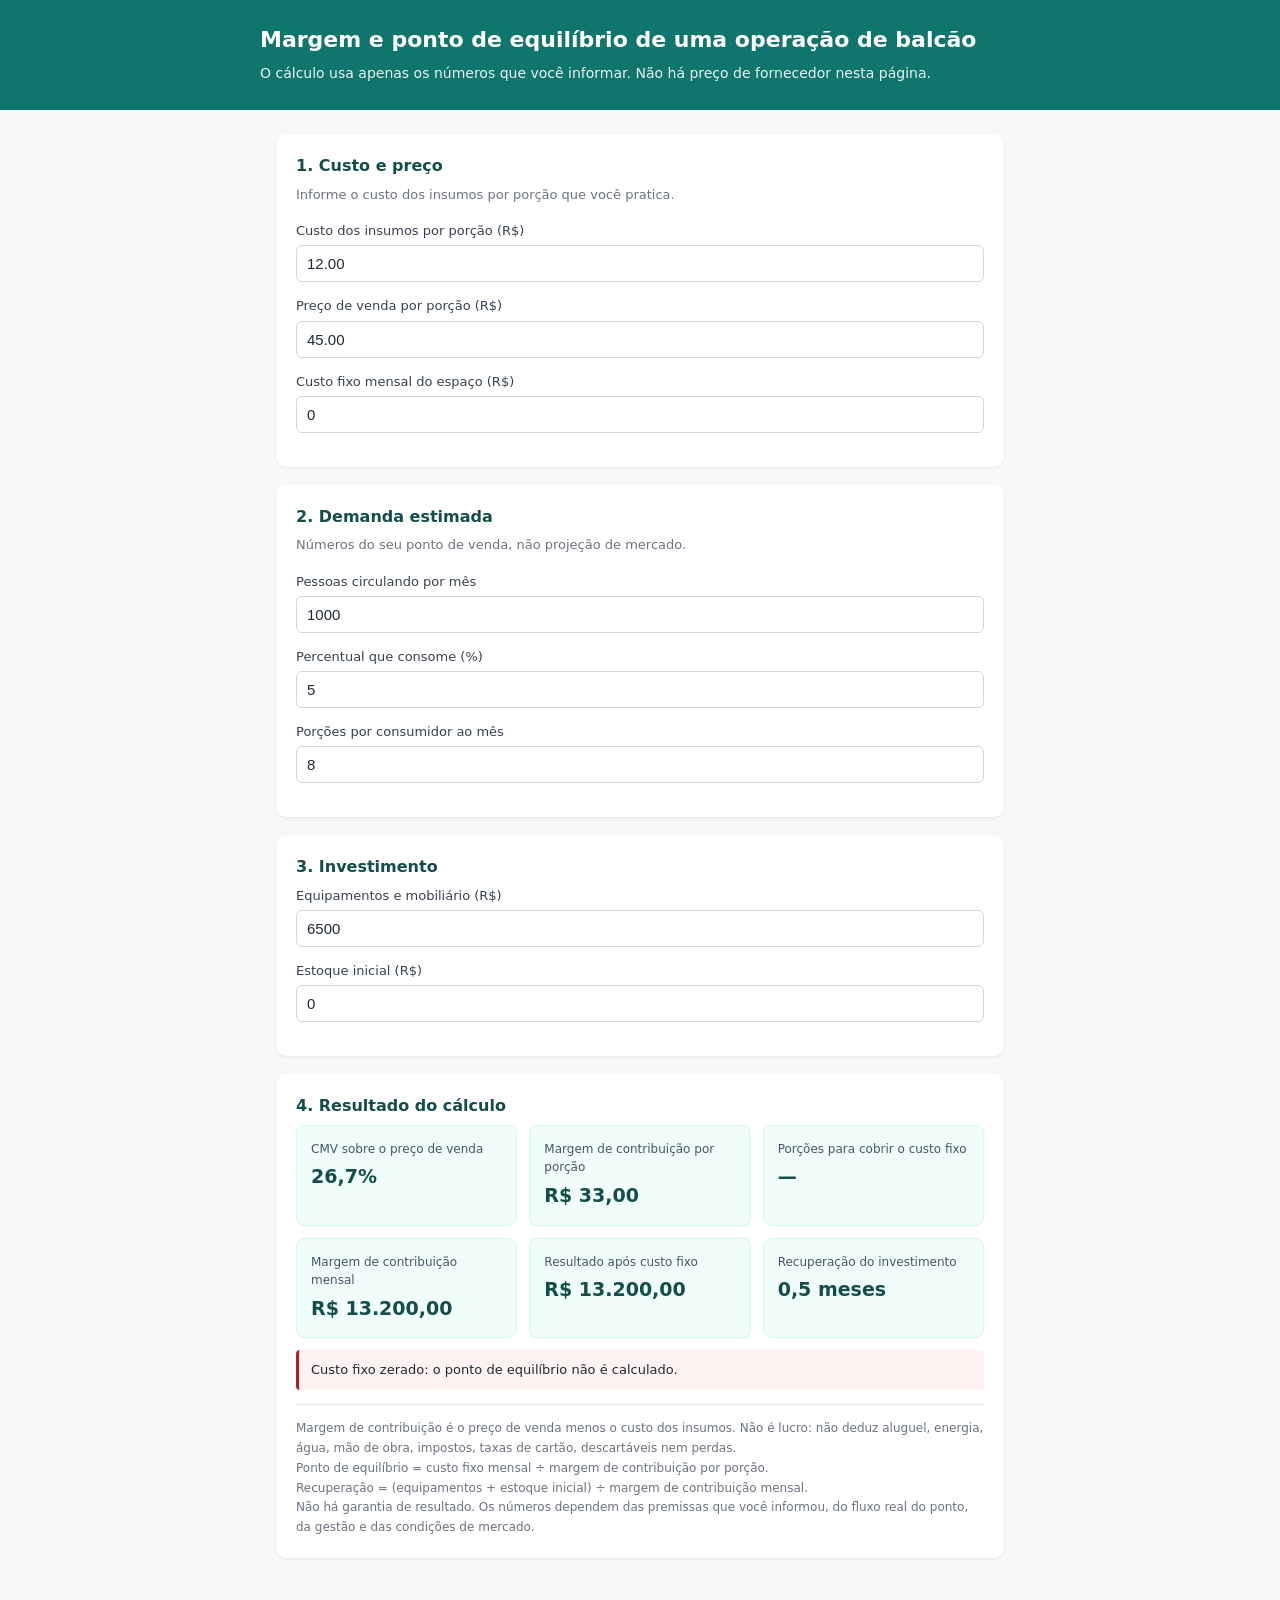
<file: calculadora/publico/calculadora-publica.html>
<!DOCTYPE html>
<html lang="pt-BR">
<head>
<meta charset="UTF-8">
<meta name="viewport" content="width=device-width, initial-scale=1.0">
<meta name="robots" content="index, follow">
<title>Calculadora de margem e ponto de equilíbrio para operação de balcão</title>
<meta name="description" content="Estime margem de contribuição, ponto de equilíbrio e recuperação do investimento em uma operação de balcão de bebidas e lanches proteicos. Cálculo aberto, com premissas informadas por você.">
<style>
  :root{ --marca:#0f766e; --cerda:#134e4a; --txt:#1f2937; --suave:#6b7280; --linha:#e5e7eb; }
  *{box-sizing:border-box;}
  body{font-family:system-ui,-apple-system,"Segoe UI",Roboto,sans-serif;background:#f7f8fa;margin:0;color:var(--txt);line-height:1.55;}
  header{background:var(--marca);color:#fff;padding:26px 24px;}
  .wrap{max-width:760px;margin:0 auto;}
  header h1{margin:0;font-size:22px;line-height:1.3;}
  header p{margin:8px 0 0;font-size:14px;opacity:.92;}
  main{max-width:760px;margin:24px auto 72px;padding:0 16px;display:grid;gap:18px;}
  section{background:#fff;border-radius:10px;padding:20px;box-shadow:0 1px 3px rgba(0,0,0,.07);}
  h2{font-size:16px;margin:0 0 6px;color:var(--cerda);}
  .sub{font-size:13px;color:var(--suave);margin:0 0 16px;}
  label{display:block;font-size:13px;margin-bottom:14px;color:#374151;}
  input{width:100%;padding:9px 10px;border:1px solid #d1d5db;border-radius:6px;font-size:15px;margin-top:4px;background:#fff;color:var(--txt);}
  input:focus,button:focus{outline:2px solid var(--marca);outline-offset:2px;}
  .kpi{display:grid;grid-template-columns:repeat(auto-fit,minmax(180px,1fr));gap:12px;}
  .kpi>div{background:#f0fdfa;border:1px solid #ccfbf1;border-radius:8px;padding:14px;}
  .kpi span{display:block;font-size:12px;color:#475569;margin-bottom:4px;}
  .kpi strong{font-size:19px;color:var(--cerda);font-variant-numeric:tabular-nums;}
  .nota{font-size:12px;color:var(--suave);margin:14px 0 0;padding-top:14px;border-top:1px solid var(--linha);line-height:1.65;}
  .erro{border-left:3px solid #b91c1c;background:#fef2f2;padding:10px 12px;font-size:13px;border-radius:4px;margin-top:12px;}
</style>
</head>
<body>
<header>
  <div class="wrap">
    <h1>Margem e ponto de equilíbrio de uma operação de balcão</h1>
    <p>O cálculo usa apenas os números que você informar. Não há preço de fornecedor nesta página.</p>
  </div>
</header>

<main>
  <section>
    <h2>1. Custo e preço</h2>
    <p class="sub">Informe o custo dos insumos por porção que você pratica.</p>
    <label>Custo dos insumos por porção (R$)
      <input type="number" id="custo" value="12.00" step="0.01" min="0">
    </label>
    <label>Preço de venda por porção (R$)
      <input type="number" id="venda" value="45.00" step="0.01" min="0">
    </label>
    <label>Custo fixo mensal do espaço (R$)
      <input type="number" id="fixo" value="0" step="0.01" min="0">
    </label>
  </section>

  <section>
    <h2>2. Demanda estimada</h2>
    <p class="sub">Números do seu ponto de venda, não projeção de mercado.</p>
    <label>Pessoas circulando por mês
      <input type="number" id="publico" value="1000" min="0">
    </label>
    <label>Percentual que consome (%)
      <input type="number" id="adesao" value="5" step="0.1" min="0" max="100">
    </label>
    <label>Porções por consumidor ao mês
      <input type="number" id="freq" value="8" step="0.5" min="0">
    </label>
  </section>

  <section>
    <h2>3. Investimento</h2>
    <label>Equipamentos e mobiliário (R$)
      <input type="number" id="imob" value="6500" step="0.01" min="0">
    </label>
    <label>Estoque inicial (R$)
      <input type="number" id="estoque" value="0" step="0.01" min="0">
    </label>
  </section>

  <section>
    <h2>4. Resultado do cálculo</h2>
    <div class="kpi" aria-live="polite">
      <div><span>CMV sobre o preço de venda</span><strong id="cmv">—</strong></div>
      <div><span>Margem de contribuição por porção</span><strong id="margem">—</strong></div>
      <div><span>Porções para cobrir o custo fixo</span><strong id="pe">—</strong></div>
      <div><span>Margem de contribuição mensal</span><strong id="margemMes">—</strong></div>
      <div><span>Resultado após custo fixo</span><strong id="resultado">—</strong></div>
      <div><span>Recuperação do investimento</span><strong id="payback">—</strong></div>
    </div>
    <div id="aviso"></div>
    <p class="nota">
      Margem de contribuição é o preço de venda menos o custo dos insumos. Não é lucro: não deduz aluguel, energia, água, mão de obra, impostos, taxas de cartão, descartáveis nem perdas.<br>
      Ponto de equilíbrio = custo fixo mensal ÷ margem de contribuição por porção.<br>
      Recuperação = (equipamentos + estoque inicial) ÷ margem de contribuição mensal.<br>
      Não há garantia de resultado. Os números dependem das premissas que você informou, do fluxo real do ponto, da gestão e das condições de mercado.
    </p>
  </section>
</main>

<script>
"use strict";
const fmt = v => v.toLocaleString("pt-BR", {style:"currency", currency:"BRL"});
const fmtN = (v,d=0) => v.toLocaleString("pt-BR", {minimumFractionDigits:d, maximumFractionDigits:d});
const $ = id => document.getElementById(id);

function calc(){
  const custo = +$("custo").value || 0;
  const venda = +$("venda").value || 0;
  const fixo  = +$("fixo").value  || 0;
  const publico = +$("publico").value || 0;
  const adesao  = (+$("adesao").value || 0)/100;
  const freq    = +$("freq").value || 0;
  const imob    = +$("imob").value || 0;
  const estoque = +$("estoque").value || 0;

  const margem = venda - custo;
  const cmv    = venda > 0 ? (custo/venda)*100 : NaN;
  const pe     = (fixo > 0 && margem > 0) ? fixo/margem : NaN;
  const porcMes = publico * adesao * freq;
  const margemMes = porcMes * margem;
  const resultado = margemMes - fixo;
  const inv = imob + estoque;
  const payback = margemMes > 0 ? inv/margemMes : NaN;

  $("cmv").textContent       = Number.isFinite(cmv) ? fmtN(cmv,1)+"%" : "—";
  $("margem").textContent    = fmt(margem);
  $("pe").textContent        = Number.isFinite(pe) ? fmtN(Math.ceil(pe))+" porções" : "—";
  $("margemMes").textContent = fmt(margemMes);
  $("resultado").textContent = fmt(resultado);
  $("payback").textContent   = Number.isFinite(payback) ? fmtN(payback,1)+" meses" : "—";

  let a = "";
  if(margem <= 0) a += `<div class="erro"><strong>Margem não positiva.</strong> O preço de venda não cobre o custo dos insumos.</div>`;
  if(cmv >= 40)   a += `<div class="erro"><strong>CMV de ${fmtN(cmv,1)}%.</strong> O custo consome parcela alta da receita.</div>`;
  if(fixo === 0)  a += `<div class="erro">Custo fixo zerado: o ponto de equilíbrio não é calculado.</div>`;
  $("aviso").innerHTML = a;
}

["custo","venda","fixo","publico","adesao","freq","imob","estoque"].forEach(id => {
  $(id).addEventListener("input", calc);
});
calc();
</script>
</body>
</html>
</file>
<file: assets/css/fitpoint.css>
/* FITPoint — folha de estilo única
   Página do Distribuidor Independente Herbalife. Site independente, não oficial.
   Template dominante: style9 (glassmorphism corporativo) + style10 (Bento UI).
   Alvo: WCAG 2.2 AA. Zero backdrop-filter fora da barra fixa.
   Zero dependência externa. Zero fonte de CDN. */

/* ============================================================
   1. TOKENS
   ============================================================ */
:root{
  /* Paleta Executive Wellness */
  --obsidiana:#0F172A;
  --obsidiana-2:#131f38;
  --alabastro:#F8FAFC;
  --esmeralda:#047857;
  --esmeralda-escura:#036346;
  --esmeralda-clara:#6EE7B7;
  --ambar:#F59E0B;
  --ambar-clara:#FBBF24;
  --carvao:#1E293B;
  --cinza:#475569;
  --cinza-claro:#CBD5E1;
  --linha-clara:#E2E8F0;
  --linha-escura:rgba(255,255,255,.12);

  /* Superfícies vítreas */
  --vidro:rgba(255,255,255,.06);
  --vidro-borda:rgba(255,255,255,.14);
  --vidro-realce:rgba(255,255,255,.09);

  /* Estrutura */
  --raio:14px;
  --raio-peq:8px;
  --largura:1120px;
  --topo:64px;

  /* Movimento */
  --saida:cubic-bezier(.22,.61,.36,1);
}

/* ============================================================
   2. BASE
   ============================================================ */
*,*::before,*::after{box-sizing:border-box;}

html{-webkit-text-size-adjust:100%;}

body{
  margin:0;
  font-family:system-ui,-apple-system,"Segoe UI",Roboto,"Helvetica Neue",Arial,sans-serif;
  font-size:17px;
  line-height:1.6;
  color:var(--carvao);
  background:var(--alabastro);
  -webkit-font-smoothing:antialiased;
}

img{max-width:100%;display:block;}

a{color:var(--esmeralda);text-underline-offset:2px;}
a:hover{text-decoration-thickness:2px;}

:focus-visible{
  outline:3px solid var(--esmeralda);
  outline-offset:3px;
  border-radius:4px;
}

/* Compensação da barra fixa (WCAG 2.4.11) */
[id],h1,h2,h3{scroll-margin-top:calc(var(--topo) + 16px);}

.container{
  width:100%;
  max-width:var(--largura);
  margin-inline:auto;
  padding-inline:20px;
}

/* ============================================================
   3. FAIXAS TONAIS
   ============================================================ */
.faixa-escura{
  background:var(--obsidiana);
  color:#F1F5F9;
}

.faixa-escura :focus-visible{outline-color:var(--ambar);}

/* ============================================================
   4. IDENTIFICAÇÃO OBRIGATÓRIA
   ============================================================ */
.identificacao{
  background:#ECFDF5;
  border-bottom:1px solid #A7F3D0;
  color:#065F46;
  font-size:13.5px;
  line-height:1.5;
  padding-block:10px;
}

.identificacao strong{font-weight:700;}

/* ============================================================
   5. TOPO FIXO — única superfície com blur
   ============================================================ */
.topo{
  position:sticky;
  top:0;
  z-index:40;
  background:var(--alabastro);
  border-bottom:1px solid var(--linha-clara);
}

@supports (backdrop-filter:blur(8px)){
  .topo{
    background:rgba(248,250,252,.86);
    -webkit-backdrop-filter:blur(10px) saturate(1.15);
    backdrop-filter:blur(10px) saturate(1.15);
  }
}

.topo-barra{
  display:flex;
  align-items:center;
  justify-content:space-between;
  gap:16px;
  min-height:var(--topo);
}

.topo-marca{
  font-weight:700;
  font-size:17px;
  letter-spacing:.2px;
  color:var(--esmeralda);
  text-decoration:none;
  line-height:1.2;
}

.topo-marca span{
  display:block;
  font-size:10.5px;
  font-weight:600;
  letter-spacing:.6px;
  text-transform:uppercase;
  color:var(--cinza);
}

.topo-nav{display:none;gap:24px;font-size:15px;}

.topo-nav a{
  color:var(--cinza);
  text-decoration:none;
  padding-block:6px;
}

.topo-nav a[aria-current="page"]{
  color:var(--esmeralda);
  font-weight:600;
  box-shadow:inset 0 -2px 0 var(--esmeralda);
}

@media(min-width:900px){
  .topo-nav{display:flex;}
  .topo .botao{display:inline-flex;}
}

/* ============================================================
   6. BOTÕES
   ============================================================ */
.botao{
  display:inline-flex;
  align-items:center;
  justify-content:center;
  gap:9px;
  min-height:48px;
  padding:12px 24px;
  border:2px solid transparent;
  border-radius:var(--raio-peq);
  font-family:inherit;
  font-size:16px;
  font-weight:700;
  line-height:1.2;
  text-decoration:none;
  cursor:pointer;
  transition:translate .18s var(--saida), background-color .18s var(--saida);
}

/* Âmbar = ação primária. Texto escuro obrigatório: branco sobre âmbar dá 2,15:1 */
.botao-principal{
  background:var(--ambar);
  color:var(--obsidiana);
  box-shadow:0 1px 2px rgba(15,23,42,.28), 0 8px 22px -12px rgba(245,158,11,.85);
}

.botao-principal:hover{
  background:var(--ambar-clara);
  translate:0 -2px;
}

.botao-secundario{
  background:transparent;
  color:var(--esmeralda);
  border-color:var(--esmeralda);
}

.botao-secundario:hover{background:#ECFDF5;translate:0 -2px;}

.botao-fantasma{
  background:transparent;
  color:var(--cinza-claro);
  border-color:var(--linha-escura);
  font-weight:600;
  font-size:15px;
  min-height:44px;
}

.botao-fantasma:hover{border-color:var(--esmeralda-clara);color:#fff;}

.acoes{display:flex;flex-wrap:wrap;gap:12px;}

/* Link discreto — texto simples, sem peso visual de botão.
   min-height 44px garante alvo de toque confortável (WCAG 2.2 · 2.5.8). */
.link-discreto{
  display:inline-flex;
  align-items:center;
  gap:6px;
  min-height:44px;
  padding:6px 4px;
  font-size:14.5px;
  font-weight:500;
  color:var(--cinza);
  text-decoration:underline;
  text-decoration-color:rgba(71,85,105,.42);
  text-underline-offset:3px;
  border-radius:4px;
  transition:color .18s var(--saida), text-decoration-color .18s var(--saida);
}

.link-discreto:hover,
.link-discreto:focus-visible{
  color:var(--esmeralda);
  text-decoration-color:var(--esmeralda);
}

.link-discreto::after{
  content:"→";
  font-size:13px;
  opacity:.65;
  transition:translate .18s var(--saida);
}

.link-discreto:hover::after{translate:2px 0;}

@media(prefers-reduced-motion:reduce){
  .link-discreto,
  .link-discreto::after{transition:none;}
  .link-discreto:hover::after{translate:none;}
}

/* ============================================================
   7. HERO — 2 colunas
   ============================================================ */
.hero{
  padding-block:48px 52px;
  background:
    radial-gradient(1100px 460px at 82% -12%, rgba(4,120,87,.42), transparent 62%),
    var(--obsidiana);
  color:#F1F5F9;
  border-bottom:1px solid var(--linha-escura);
}

.hero-grade{
  display:grid;
  gap:36px;
  align-items:center;
  grid-template-columns:1fr;
}

@media(min-width:880px){
  .hero-grade{grid-template-columns:1.15fr .85fr;gap:52px;}
}

.selo{
  display:inline-flex;
  align-items:center;
  gap:8px;
  margin:0 0 18px;
  padding:6px 13px;
  border:1px solid var(--linha-escura);
  border-radius:999px;
  background:var(--vidro);
  font-size:12px;
  font-weight:700;
  letter-spacing:.5px;
  text-transform:uppercase;
  color:var(--esmeralda-clara);
}

.hero h1{
  margin:0 0 18px;
  font-size:clamp(28px,4.6vw,44px);
  line-height:1.14;
  letter-spacing:-.7px;
  font-weight:700;
  max-width:19ch;
}

.hero p{
  margin:0 0 28px;
  font-size:clamp(16.5px,2vw,18.5px);
  line-height:1.65;
  color:var(--cinza-claro);
  max-width:50ch;
}

/* Moldura retrato 3:4 */
.moldura{
  position:relative;
  width:100%;
  max-width:400px;
  margin-inline:auto;
  aspect-ratio:3/4;
  border-radius:var(--raio);
  overflow:hidden;
  background:#1E293B;
  box-shadow:0 24px 60px -28px rgba(0,0,0,.85);
  border:1px solid var(--linha-escura);
}

.moldura img{
  width:100%;
  height:100%;
  object-fit:cover;
}

/* ============================================================
   8. SEÇÕES
   ============================================================ */
.secao{padding-block:56px;}
.secao-clara{background:var(--alabastro);}
.secao-neutra{background:#fff;border-block:1px solid var(--linha-clara);}

.secao h2{
  margin:0 0 12px;
  font-size:clamp(22px,3.2vw,30px);
  line-height:1.22;
  letter-spacing:-.35px;
  color:var(--carvao);
}

.faixa-escura h2{color:#fff;}

.secao-intro{
  margin:0 0 30px;
  color:var(--cinza);
  max-width:60ch;
  font-size:16.5px;
}

.faixa-escura .secao-intro{color:var(--cinza-claro);}

/* ============================================================
   9. VÍDEO — fachada de clique
   ============================================================ */
.video-bloco{
  position:relative;
  width:100%;
  aspect-ratio:16/9;
  background:var(--obsidiana);
  border-radius:var(--raio);
  overflow:hidden;
  border:1px solid var(--linha-clara);
  box-shadow:0 2px 4px rgba(15,23,42,.06), 0 18px 44px -24px rgba(15,23,42,.4);
}

.video-bloco iframe{
  position:absolute;
  inset:0;
  width:100%;
  height:100%;
  border:0;
}

.video-fachada{
  position:absolute;
  inset:0;
  display:flex;
  flex-direction:column;
  align-items:center;
  justify-content:center;
  gap:14px;
  width:100%;
  height:100%;
  padding:24px;
  border:0;
  background:
    radial-gradient(620px 320px at 50% 118%, rgba(4,120,87,.5), transparent 70%),
    var(--obsidiana);
  color:#fff;
  font-family:inherit;
  cursor:pointer;
  text-align:center;
  transition:background-color .2s var(--saida);
}

.video-fachada:hover{background-color:#16233d;}
.video-fachada svg{width:62px;height:62px;flex:none;color:var(--ambar);}

.video-fachada span{
  font-size:15.5px;
  font-weight:700;
  letter-spacing:.2px;
  max-width:30ch;
  line-height:1.4;
}

.video-legenda{
  margin:12px 0 0;
  font-size:13px;
  color:var(--cinza);
}

/* ============================================================
   10. BENTO GRID — vidro simulado + rastreamento de luz
   ============================================================ */
.bento{
  display:grid;
  gap:16px;
  grid-template-columns:1fr;
  margin-top:8px;
}

@media(min-width:760px){
  .bento{
    grid-template-columns:repeat(6,1fr);
    grid-auto-rows:minmax(188px,auto);
  }
  .celula-larga{grid-column:span 6;}
  .celula-meia{grid-column:span 3;}
  .celula-terco{grid-column:span 2;}
}

.celula{
  position:relative;
  isolation:isolate;
  overflow:hidden;
  display:flex;
  flex-direction:column;
  justify-content:flex-end;
  gap:8px;
  padding:26px;
  border:1px solid var(--vidro-borda);
  border-radius:var(--raio);
  background:var(--vidro);
  box-shadow:
    inset 0 1px 0 var(--vidro-realce),
    0 1px 2px rgba(0,0,0,.22),
    0 18px 40px -30px rgba(0,0,0,.9);
  transition:border-color .22s var(--saida), translate .22s var(--saida);
}

/* Orbe de luz: gradiente estático deslocado por translate (composta na GPU) */
.celula::after{
  content:"";
  position:absolute;
  top:0;
  left:0;
  z-index:0;
  width:340px;
  height:340px;
  border-radius:50%;
  background:radial-gradient(circle, rgba(110,231,183,.22) 0%, rgba(110,231,183,.08) 42%, transparent 70%);
  opacity:0;
  pointer-events:none;
  translate:calc(var(--mx,50%) - 170px) calc(var(--my,50%) - 170px);
  transition:opacity .3s var(--saida);
}

.celula > *{position:relative;z-index:1;}

@media(hover:hover) and (pointer:fine){
  .celula:hover{
    border-color:rgba(110,231,183,.42);
    translate:0 -3px;
  }
  .celula:hover::after{opacity:1;}
}

.celula-icone{
  display:inline-flex;
  align-items:center;
  justify-content:center;
  width:40px;
  height:40px;
  margin-bottom:4px;
  border-radius:10px;
  background:rgba(4,120,87,.34);
  border:1px solid rgba(110,231,183,.28);
  color:var(--esmeralda-clara);
  font-size:15px;
  font-weight:800;
  font-variant-numeric:tabular-nums;
}

.celula h3{
  margin:0;
  font-size:18px;
  line-height:1.28;
  letter-spacing:-.2px;
  color:#fff;
  font-weight:700;
}

.celula p{
  margin:0;
  font-size:15px;
  line-height:1.6;
  color:var(--cinza-claro);
}

.celula-destaque{
  background:
    radial-gradient(420px 220px at 12% 118%, rgba(4,120,87,.55), transparent 68%),
    rgba(255,255,255,.085);
}

/* ============================================================
   11. GRADE SIMPLES (2 e 3 colunas)
   ============================================================ */
.grade{
  display:grid;
  gap:18px;
  grid-template-columns:1fr;
}

@media(min-width:720px){
  .grade-3{grid-template-columns:repeat(3,1fr);}
  .grade-2{grid-template-columns:repeat(2,1fr);}
}

/* ============================================================
   12. BLOCO DE TESE
   ============================================================ */
.tese{
  border-left:4px solid var(--esmeralda);
  border-radius:0 var(--raio-peq) var(--raio-peq) 0;
  background:#fff;
  border-block:1px solid var(--linha-clara);
  border-right:1px solid var(--linha-clara);
  padding:24px 26px;
}

.tese p{margin:0 0 14px;font-size:16.5px;}
.tese p:last-child{margin-bottom:0;}

/* ============================================================
   13. SALVAGUARDA E AVISOS
   ============================================================ */
.salvaguarda{
  margin-top:22px;
  padding:18px 20px;
  border:1px solid var(--linha-clara);
  border-radius:var(--raio-peq);
  background:#F1F5F9;
  font-size:14px;
  line-height:1.65;
  color:var(--cinza);
}

.salvaguarda p{margin:0 0 10px;}
.salvaguarda p:last-child{margin-bottom:0;}

.faixa-escura .salvaguarda{
  background:rgba(255,255,255,.05);
  border-color:var(--linha-escura);
  color:var(--cinza-claro);
}

.alerta{
  border-left:3px solid var(--esmeralda);
  background:#ECFDF5;
  padding:10px 12px;
  font-size:13px;
  border-radius:4px;
  margin-top:12px;
  color:#065F46;
}

/* ============================================================
   14. LISTA DE CRITÉRIOS
   ============================================================ */
.lista-criterios{
  list-style:none;
  margin:0 0 26px;
  padding:0;
  display:grid;
  gap:12px;
}

.lista-criterios li{
  position:relative;
  padding-left:32px;
  font-size:16px;
  line-height:1.55;
  color:var(--cinza);
}

.lista-criterios li::before{
  content:"";
  position:absolute;
  left:0;
  top:7px;
  width:14px;
  height:14px;
  border-radius:4px;
  background:#D1FAE5;
  border:2px solid var(--esmeralda);
}

/* ============================================================
   15. FAQ — details/summary
   ============================================================ */
.faq-item{
  border-bottom:1px solid var(--linha-clara);
  padding-block:4px;
}

.faixa-escura .faq-item{border-color:var(--linha-escura);}

.faq-item summary{
  display:flex;
  align-items:flex-start;
  gap:12px;
  padding-block:18px;
  cursor:pointer;
  list-style:none;
}

.faq-item summary::-webkit-details-marker{display:none;}

.faq-item summary::before{
  content:"+";
  flex:none;
  width:26px;
  height:26px;
  display:inline-flex;
  align-items:center;
  justify-content:center;
  border-radius:50%;
  background:#ECFDF5;
  border:1px solid #A7F3D0;
  color:var(--esmeralda);
  font-size:17px;
  font-weight:700;
  line-height:1;
  transition:transform .2s var(--saida);
}

.faq-item[open] summary::before{
  content:"–";
  transform:rotate(180deg);
}

.faq-item summary h2{
  margin:0;
  font-size:17.5px;
  line-height:1.4;
  color:var(--carvao);
  font-weight:600;
  letter-spacing:-.1px;
}

.faq-item[open] summary h2{color:var(--esmeralda);}

.faq-item p{
  margin:0 0 20px 38px;
  font-size:16px;
  line-height:1.7;
  color:var(--cinza);
  max-width:66ch;
}

.faixa-escura .faq-item summary h2{color:#fff;}
.faixa-escura .faq-item p{color:var(--cinza-claro);}

@media(max-width:600px){
  .faq-item p{margin-left:0;}
}

/* ============================================================
   16. FORMULÁRIO
   ============================================================ */
.campo{display:block;margin-bottom:18px;}

.campo > span{
  display:block;
  margin-bottom:6px;
  font-size:14px;
  font-weight:600;
  color:var(--carvao);
}

.campo input[type="text"],
.campo input[type="email"],
.campo input[type="tel"],
.campo input[type="number"],
.campo select,
.campo textarea{
  width:100%;
  padding:12px 14px;
  border:1px solid #CBD5E1;
  border-radius:var(--raio-peq);
  background:#fff;
  color:var(--carvao);
  font-family:inherit;
  font-size:16px;
  line-height:1.4;
}

.campo textarea{min-height:96px;resize:vertical;}

.campo input:focus,
.campo select:focus,
.campo textarea:focus{border-color:var(--esmeralda);}

.campo-ajuda{
  display:block;
  margin-top:5px;
  font-size:12.5px;
  color:var(--cinza);
}

.consentimento{
  display:flex;
  gap:11px;
  align-items:flex-start;
  padding:16px;
  border:1px solid var(--linha-clara);
  border-radius:var(--raio-peq);
  background:#fff;
  font-size:14px;
  line-height:1.55;
  color:var(--cinza);
}

.consentimento input{
  flex:none;
  width:20px;
  height:20px;
  margin:2px 0 0;
  accent-color:var(--esmeralda);
}

.consentimento label{font-size:14px;}

.aviso-form{
  margin-top:16px;
  padding:14px 16px;
  border-left:3px solid var(--esmeralda);
  background:#ECFDF5;
  border-radius:0 var(--raio-peq) var(--raio-peq) 0;
  font-size:13.5px;
  line-height:1.6;
  color:#065F46;
}

/* ============================================================
   17. SIMULADOR
   ============================================================ */
.simulador-grade{
  display:grid;
  gap:20px;
  grid-template-columns:1fr;
}

@media(min-width:860px){
  .simulador-grade{grid-template-columns:1fr 1fr;}
}

.painel{
  padding:24px;
  border:1px solid var(--linha-clara);
  border-radius:var(--raio);
  background:#fff;
}

.painel-escuro{
  border-color:var(--linha-escura);
  background:var(--obsidiana-2);
  color:#F1F5F9;
}

.painel-escuro h2{color:#fff;margin-top:0;}
.painel-escuro .campo > span{color:#E2E8F0;}
.painel-escuro .campo-ajuda{color:#94A3B8;}

.painel-escuro .campo input,
.painel-escuro .campo select{
  border-color:#334155;
  background:#0F172A;
  color:#F1F5F9;
}

.resultado{
  display:grid;
  gap:12px;
  grid-template-columns:repeat(auto-fit,minmax(160px,1fr));
}

.resultado > div{
  padding:16px;
  border:1px solid var(--vidro-borda);
  border-radius:10px;
  background:var(--vidro);
}

.resultado span{
  display:block;
  margin-bottom:4px;
  font-size:12px;
  color:#94A3B8;
}

.resultado strong{
  font-size:20px;
  color:#fff;
  font-variant-numeric:tabular-nums;
}

/* ============================================================
   18. MÓDULOS DE VÍDEO (funil 2)
   ============================================================ */
.modulo{
  padding:22px;
  border:1px solid var(--linha-escura);
  border-radius:var(--raio);
  background:var(--vidro);
}

.modulo h3{
  margin:0 0 6px;
  font-size:17px;
  color:#fff;
}

.modulo p{
  margin:0 0 16px;
  font-size:14.5px;
  color:var(--cinza-claro);
}

.modulo .video-bloco{border-color:var(--linha-escura);}

.modulo-meta{
  display:block;
  margin-top:10px;
  font-size:12.5px;
  color:#94A3B8;
}

/* ============================================================
   19. CTA FINAL
   ============================================================ */
.cta{
  padding-block:60px;
  background:
    radial-gradient(760px 320px at 88% 0%, rgba(4,120,87,.55), transparent 66%),
    var(--obsidiana);
  color:#F1F5F9;
}

.cta h2{color:#fff;margin-bottom:14px;}

.cta p{
  margin:0 0 26px;
  color:var(--cinza-claro);
  max-width:54ch;
}

/* ============================================================
   20. RODAPÉ
   ============================================================ */
.rodape{
  padding-block:44px 32px;
  background:var(--obsidiana);
  color:var(--cinza-claro);
  font-size:14.5px;
  border-top:1px solid var(--linha-escura);
}

.rodape :focus-visible{outline-color:var(--ambar);}
.rodape a{color:var(--esmeralda-clara);}

.rodape h2{
  font-size:12px;
  letter-spacing:.8px;
  text-transform:uppercase;
  color:#fff;
  margin:0 0 12px;
}

.rodape-grade{
  display:grid;
  gap:30px;
  grid-template-columns:1fr;
}

@media(min-width:760px){
  .rodape-grade{grid-template-columns:1.7fr 1fr 1fr;}
}

.rodape p{margin:0 0 10px;line-height:1.65;}

.rodape-lista{list-style:none;margin:0;padding:0;}
.rodape-lista li{margin-bottom:10px;}

.rodape-lista a{
  display:inline-block;
  padding-block:4px;
  text-decoration:none;
}

.rodape-lista a:hover{text-decoration:underline;}

.rodape-legal{
  margin-top:32px;
  padding-top:22px;
  border-top:1px solid var(--linha-escura);
  font-size:12.5px;
  line-height:1.7;
  color:#94A3B8;
}

/* ============================================================
   21. CONTATO FLUTUANTE
   ============================================================ */
.zap{
  position:fixed;
  right:16px;
  bottom:16px;
  z-index:50;
  display:inline-flex;
  align-items:center;
  gap:9px;
  min-height:52px;
  padding:12px 20px;
  border-radius:999px;
  background:var(--ambar);
  color:var(--obsidiana);
  font-size:15px;
  font-weight:800;
  text-decoration:none;
  box-shadow:0 3px 8px rgba(15,23,42,.3), 0 12px 28px -14px rgba(245,158,11,.9);
  transition:translate .18s var(--saida), background-color .18s var(--saida);
}

.zap:hover{background:var(--ambar-clara);translate:0 -2px;}
.zap:focus-visible{outline-color:#fff;}
.zap svg{width:21px;height:21px;flex:none;}

/* ============================================================
  * ============================================================
   22. REVELAÇÃO PROGRESSIVA
   Só ativa quando o navegador confirma suporte a scripting.
   Se o JS falhar, o conteúdo permanece visível.
   ============================================================ */
@media (scripting: enabled){
  .revelar{
    opacity:0;
    transform:translateY(14px);
    transition:opacity .55s var(--saida), transform .55s var(--saida);
  }
  .revelar.em-vista{
    opacity:1;
    transform:none;
  }
}

@media (prefers-reduced-motion:reduce){
  .revelar{
    opacity:1 !important;
    transform:none !important;
    transition:none !important;
  }
}

/* ============================================================
   23. UTILITÁRIOS
   ============================================================ */
.pular-link{
  position:absolute;
  left:-9999px;
  top:0;
  z-index:60;
  padding:12px 20px;
  background:var(--obsidiana);
  color:#fff;
  border-radius:0 0 var(--raio-peq) 0;
  font-weight:700;
}

.pular-link:focus{left:0;}

.sr-apenas{
  position:absolute;
  width:1px;
  height:1px;
  margin:-1px;
  padding:0;
  overflow:hidden;
  clip-path:inset(50%);
  white-space:nowrap;
  border:0;
}

/* ============================================================
   24. PREFERÊNCIAS DO USUÁRIO
   ============================================================ */
@media(prefers-reduced-motion:reduce){
  *,*::before,*::after{
    animation-duration:.001ms !important;
    animation-iteration-count:1 !important;
    transition-duration:.001ms !important;
    scroll-behavior:auto !important;
  }
  .js .revelar{opacity:1;transform:none;}
  .celula::after{display:none;}
  .celula:hover,
  .botao:hover,
  .zap:hover{translate:none;}
}

@media(prefers-reduced-transparency:reduce){
  .topo{
    background:var(--alabastro);
    -webkit-backdrop-filter:none;
    backdrop-filter:none;
  }
  .celula{background:#16233d;}
}
</file>
